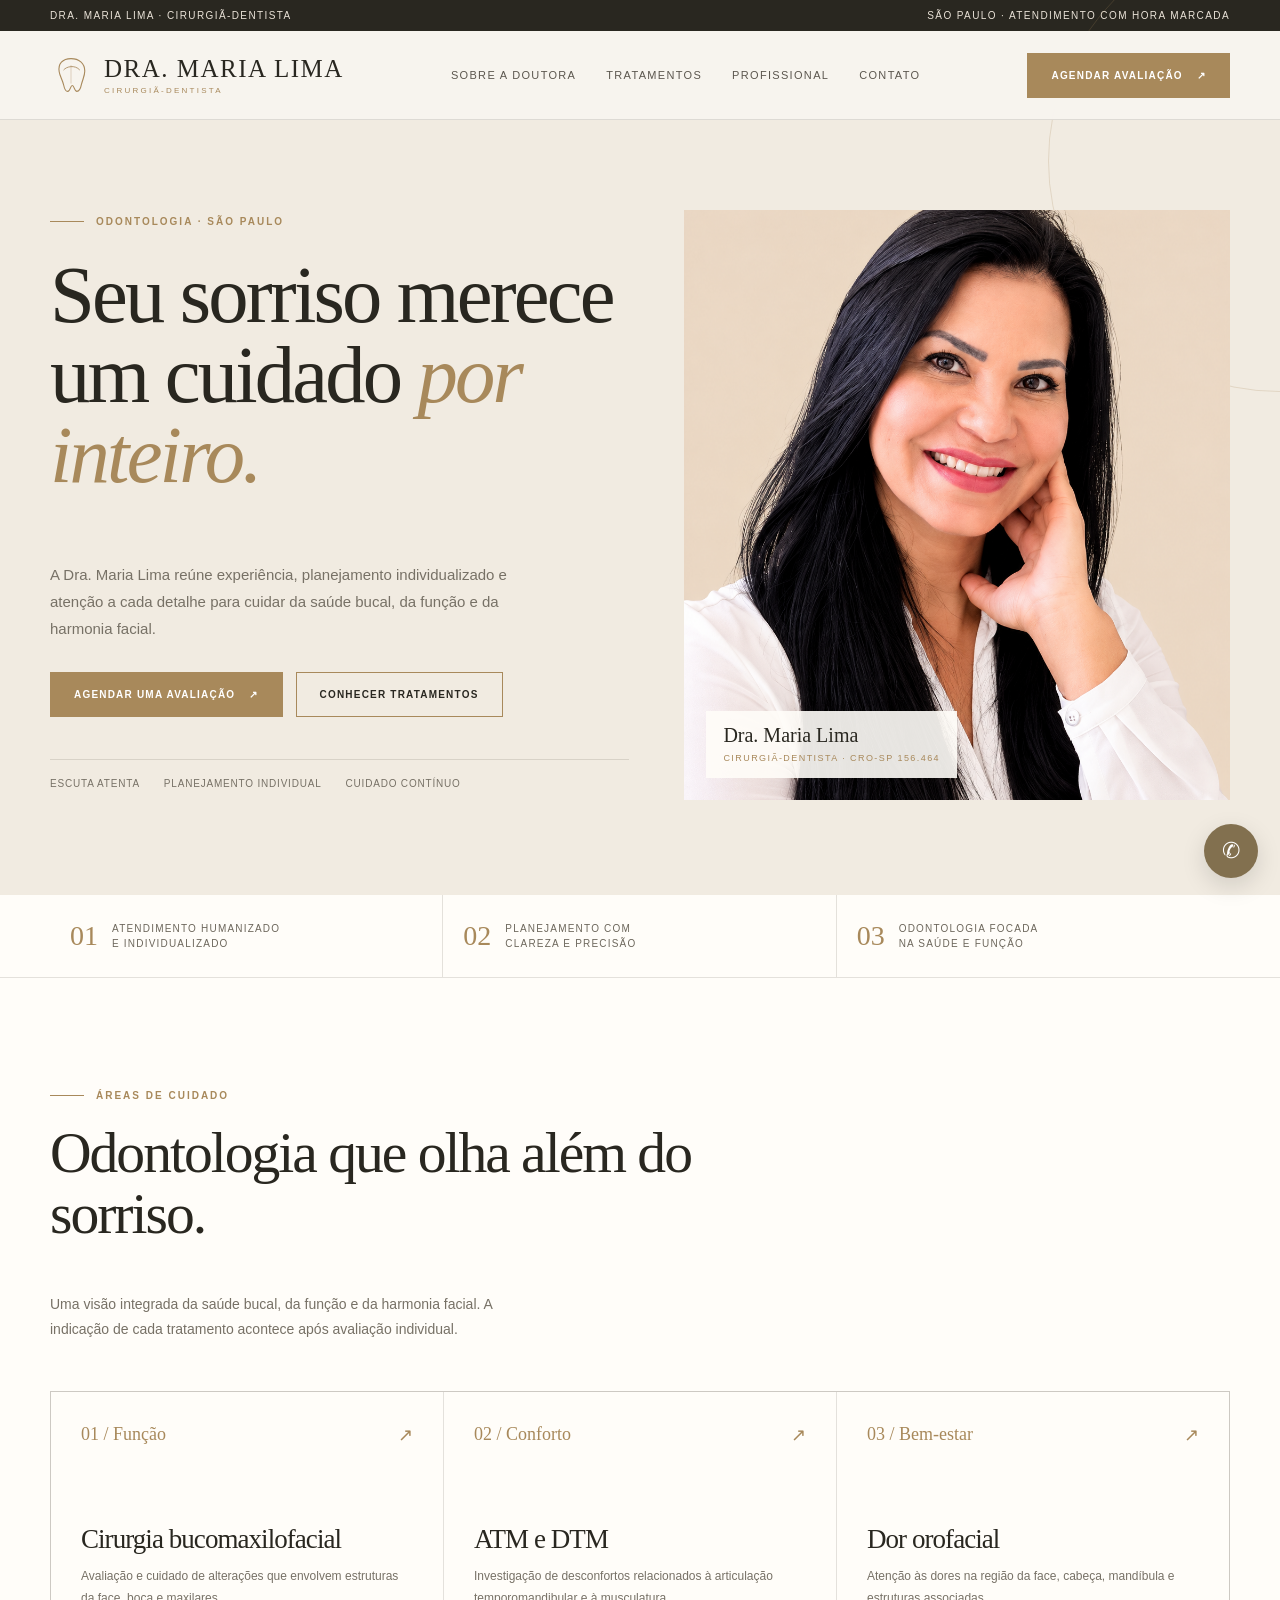
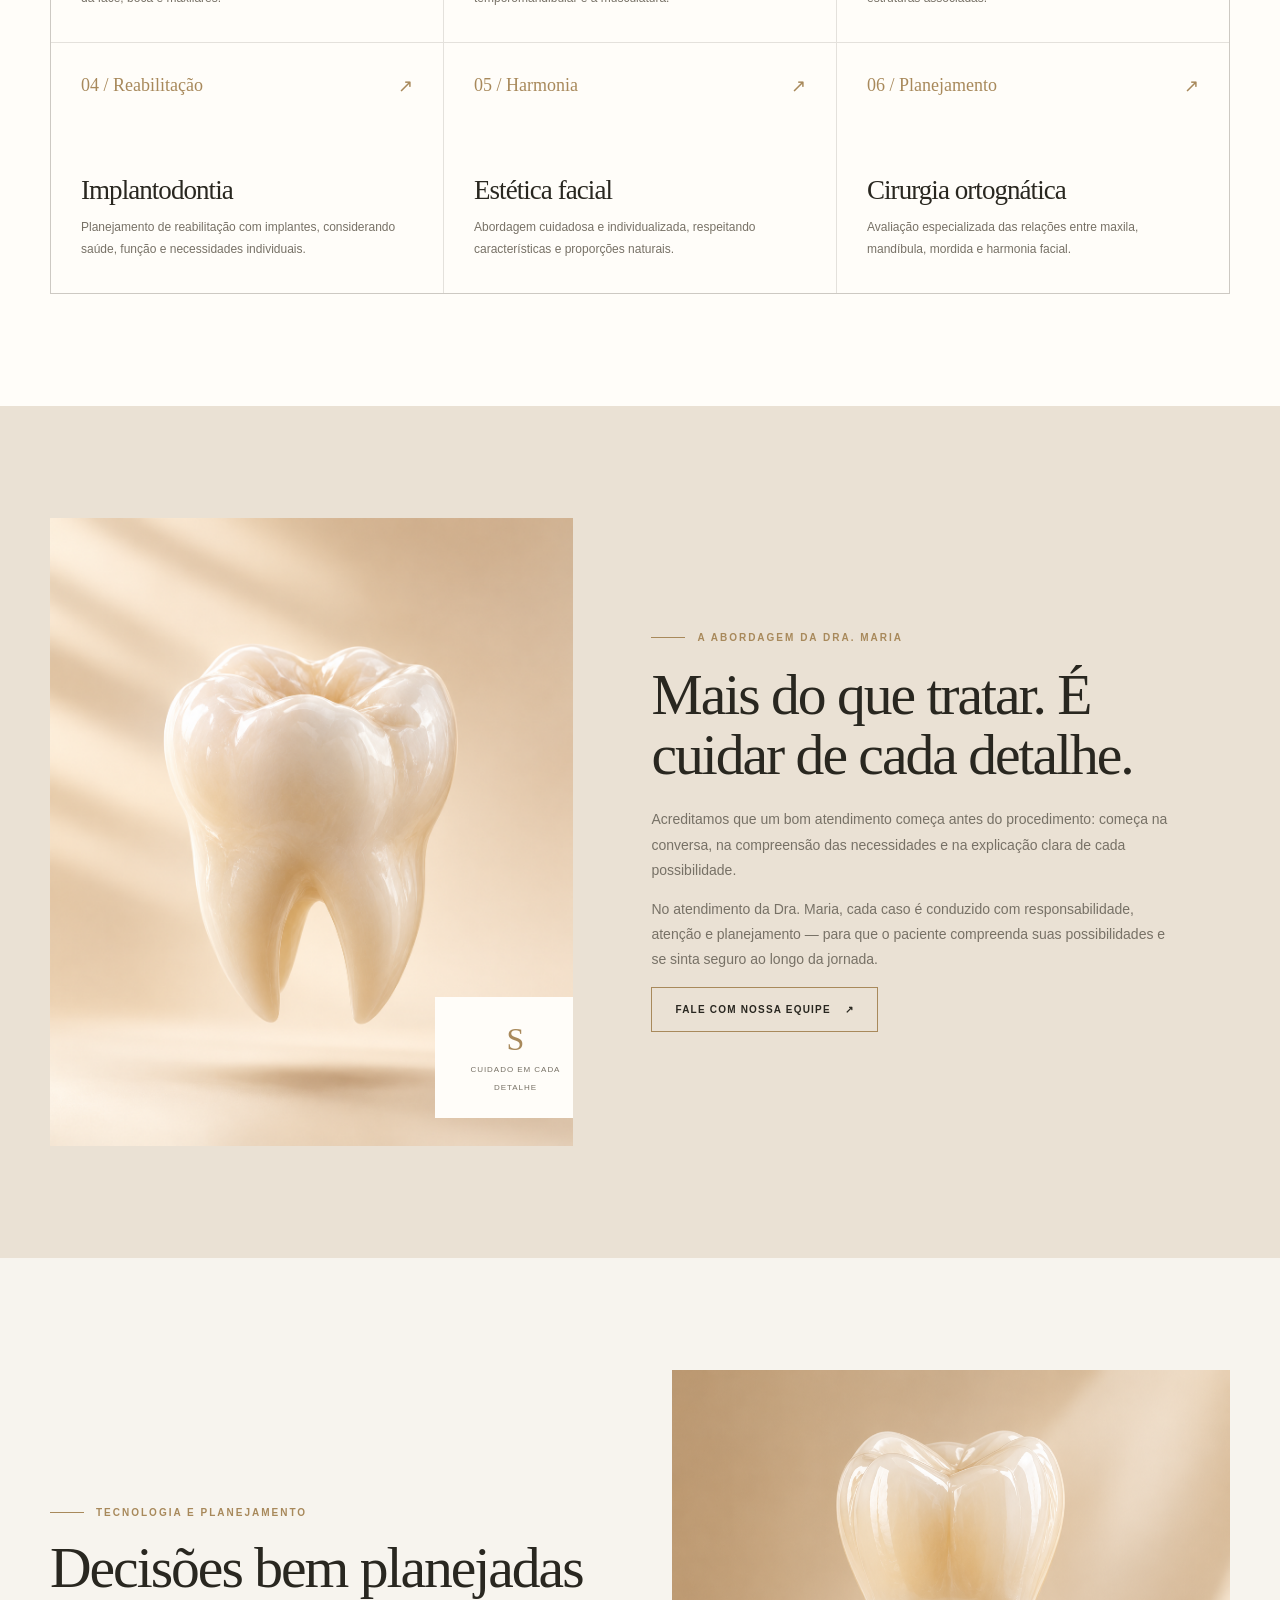
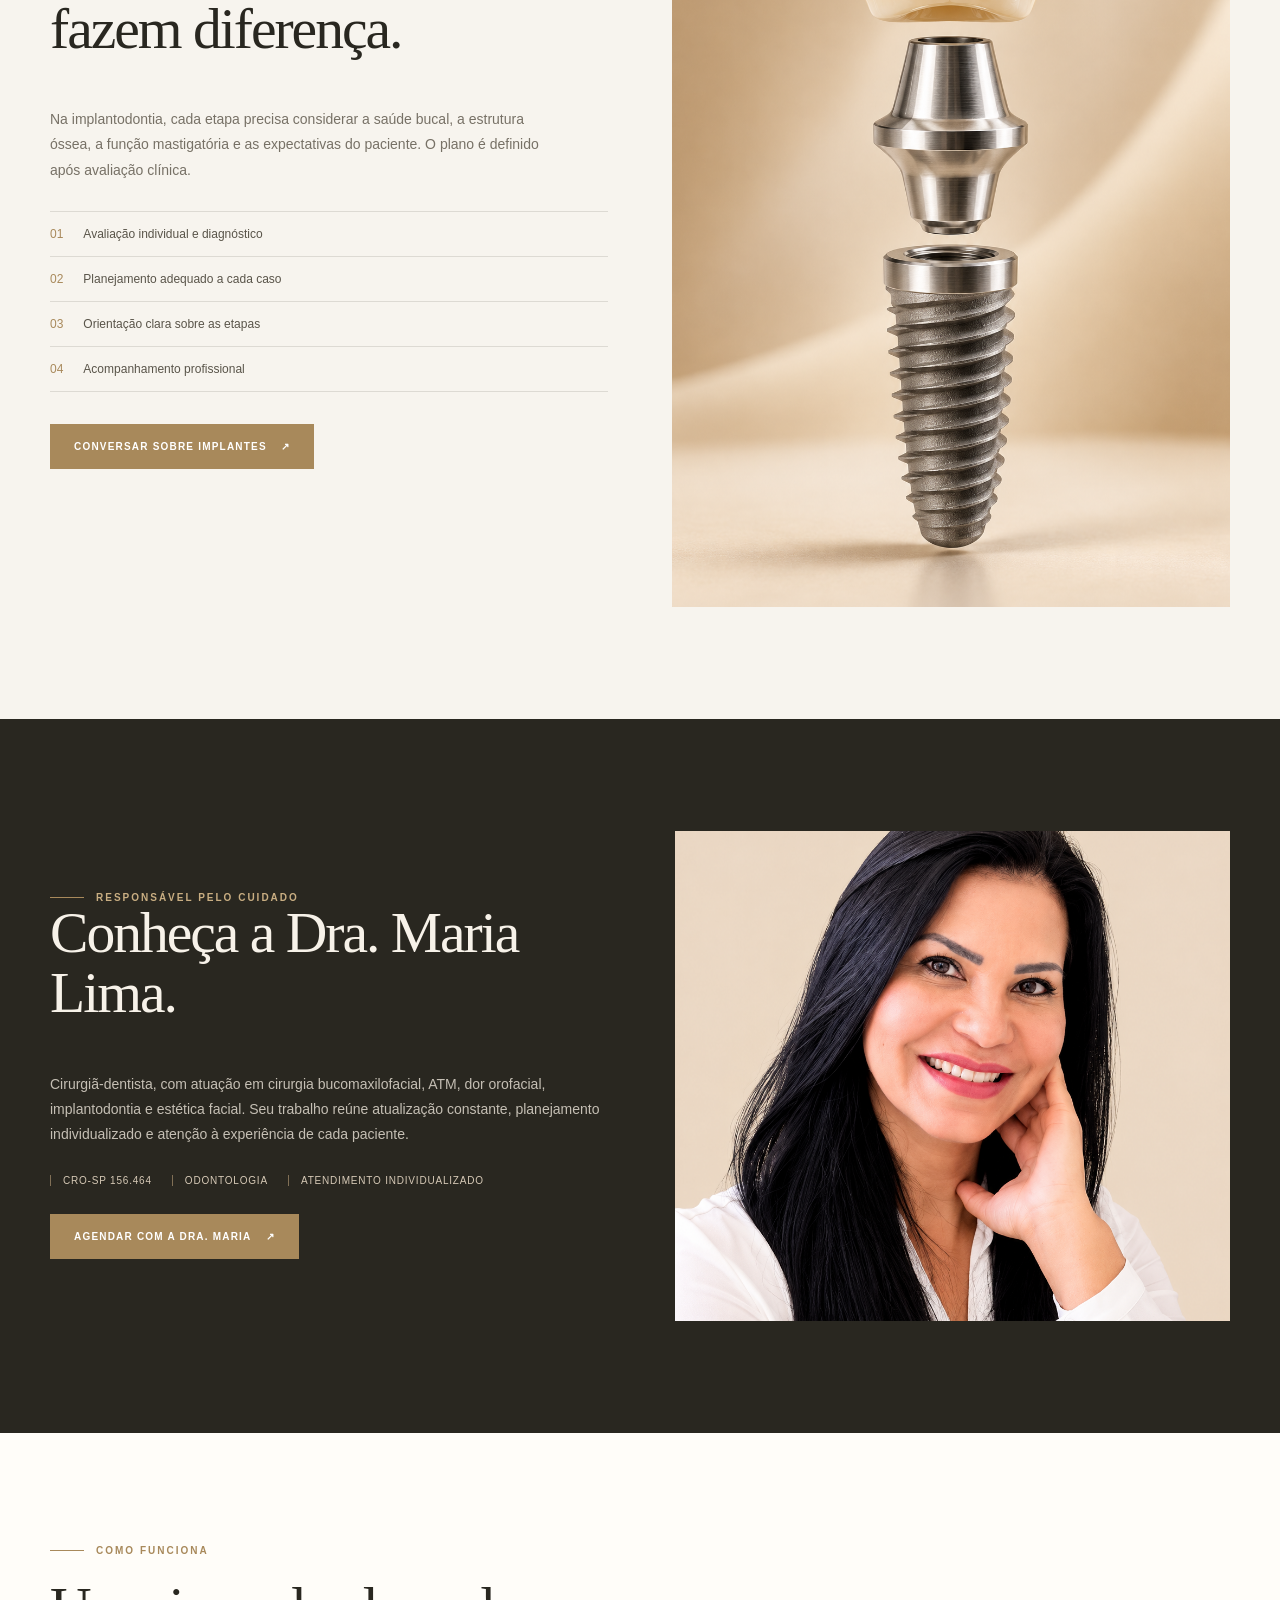
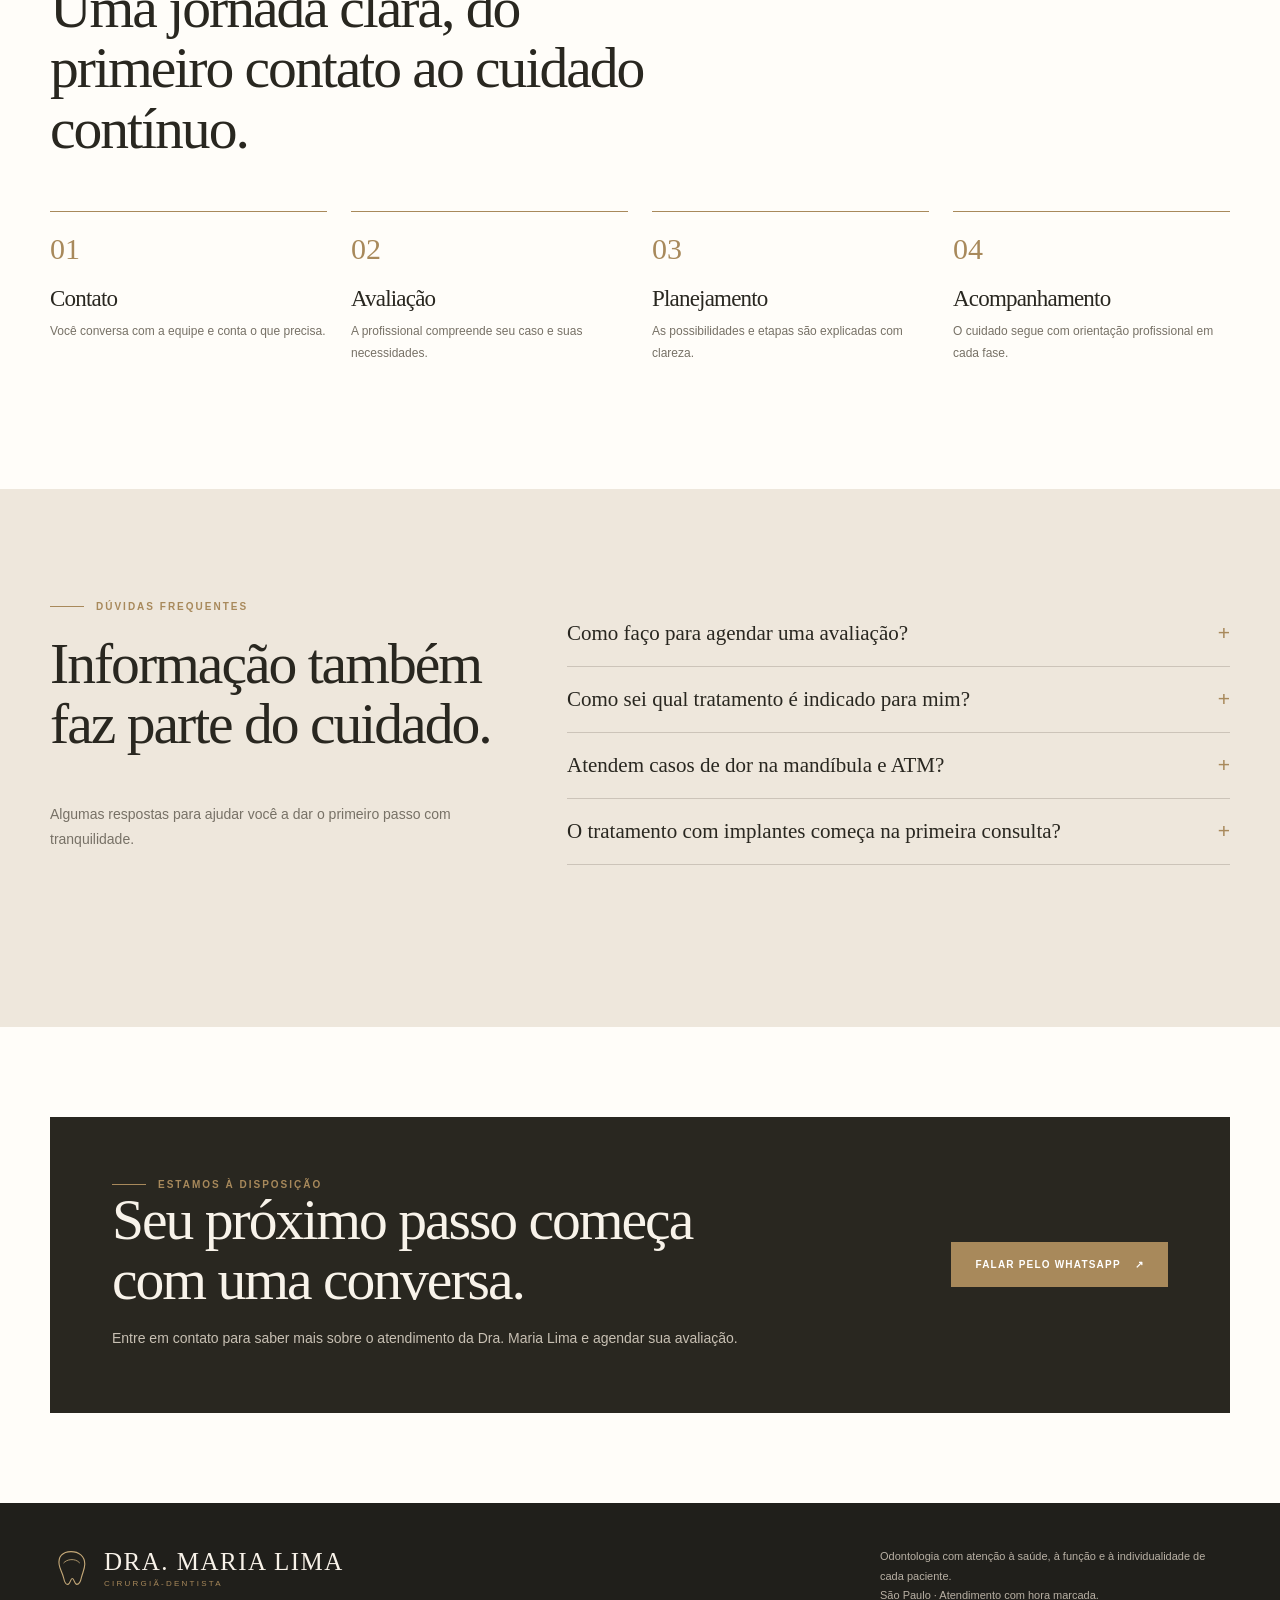
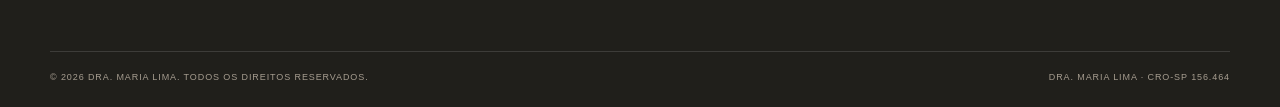
<file: dra.maria/index.html>
<!DOCTYPE html>

<html lang="pt-BR">
<head>
<meta charset="UTF-8"/>
<meta content="width=device-width, initial-scale=1.0" name="viewport"/>
<meta content="#f7f3ec" name="theme-color"/>
<title>Dra. Maria Lima | Cirurgiã-Dentista</title>
<style>
:root {
  --site-primary: #a8895b;
  --site-secondary: #e8dfd1;
  --site-background: #f7f4ee;
  --site-on-primary: #ffffff;
  --site-on-secondary: #40382d;
  --site-on-background: #27251f;
  --site-font-body: "Avenir Next", Avenir, "Segoe UI", sans-serif;
  --site-font-heading: "Iowan Old Style", "Baskerville", "Times New Roman", serif;
  --site-heading-scale: 1;
  --site-spacing-scale: 1;
  --site-radius-scale: 1;
  --site-decoration-opacity: 1;
  --ink: #292720;
  --muted: #777166;
  --line: rgba(65, 57, 45, .14);
  --paper: #fffdf9;
  --sand: #eee7dc;
  --gold: #a8895b;
  --dark: #292720;
}
* { box-sizing: border-box; }
html { scroll-behavior: smooth; }
body { margin: 0; font-family: var(--site-font-body); color: light-dark(var(--ink), #f3eee5); background: light-dark(var(--site-background), #1d1b18); }
#site-root { width: 100%; min-height: 100vh; background-color: light-dark(var(--site-background), #1d1b18); color: light-dark(var(--ink), #f3eee5); border-radius: 0; overflow: hidden; }
a { color: inherit; text-decoration: none; }
button { font: inherit; }
.container { width: min(1180px, calc(100% - 56px)); margin: 0 auto; }
.eyebrow { display: flex; align-items: center; gap: 12px; color: var(--gold); text-transform: uppercase; letter-spacing: .2em; font-size: 10px; font-weight: 700; }
.eyebrow:before { content: ""; width: 34px; height: 1px; background: var(--gold); }
h1,h2,h3,p { margin-top: 0; }
h1,h2,h3 { font-family: var(--site-font-heading); font-weight: 400; letter-spacing: -.035em; }
h1 { font-size: clamp(48px, 6.3vw, 82px); line-height: .99; }
h2 { font-size: clamp(38px, 4.5vw, 58px); line-height: 1.05; }
h3 { font-size: 27px; line-height: 1.1; }
p { color: var(--muted); line-height: 1.8; font-size: 14px; }
.btn { display: inline-flex; align-items: center; justify-content: center; gap: 14px; padding: 16px 23px; border: 1px solid var(--gold); background: var(--gold); color: #fff; text-transform: uppercase; letter-spacing: .12em; font-size: 10px; font-weight: 700; transition: .25s ease; cursor: pointer; }
.btn:hover { background: #806743; border-color: #806743; transform: translateY(-2px); }
.btn-outline { background: transparent; color: var(--ink); }
.btn-outline:hover { color: white; }
.topline { background: #292720; color: #e9e2d7; font-size: 10px; letter-spacing: .14em; text-transform: uppercase; padding: 10px 0; }
.topline .container { display:flex; justify-content:space-between; gap:20px; }
.header { position: sticky; top: 0; z-index: 20; background: rgba(247,244,238,.94); backdrop-filter: blur(14px); border-bottom: 1px solid var(--line); }
.nav { height: 88px; display:flex; align-items:center; justify-content:space-between; }
.brand { display:flex; align-items:center; gap:12px; }
.brand svg { width:42px; height:42px; }
.brand-name { display:flex; flex-direction:column; gap:3px; }
.brand-name strong { font-family: var(--site-font-heading); font-size:25px; letter-spacing:.06em; font-weight:500; }
.brand-name small { color:var(--gold); text-transform:uppercase; font-size:8px; letter-spacing:.28em; }
.nav-links { display:flex; align-items:center; gap:30px; font-size:11px; text-transform:uppercase; letter-spacing:.12em; color:#5c574e; }
.nav-links a:hover { color:var(--gold); }
.menu-toggle { display:none; border:0; background:none; font-size:25px; color:var(--ink); }
.hero { position:relative; padding:70px 0 76px; background: #f1ebe1; }
.hero:after { content:""; position:absolute; width:460px; height:460px; border:1px solid rgba(168,137,91,.22); border-radius:50%; right:-230px; top:-190px; pointer-events:none; opacity:var(--site-decoration-opacity); }
.hero-grid { display:grid; grid-template-columns: 1.03fr .97fr; gap:55px; align-items:center; position:relative; z-index:1; }
.hero-copy { padding:26px 0 30px; }
.hero-copy .eyebrow { margin-bottom:28px; }
.hero h1 em { color:var(--gold); font-style:italic; }
.hero-lead { max-width:460px; font-size:15px; margin:26px 0 30px; }
.hero-actions { display:flex; align-items:center; flex-wrap:wrap; gap:13px; }
.hero-note { margin-top:42px; padding-top:18px; border-top:1px solid var(--line); display:flex; gap:24px; color:#777166; font-size:10px; letter-spacing:.08em; text-transform:uppercase; }
.hero-photo { position:relative; height:590px; max-height:72vh; min-height:450px; background:#d9c8b0; overflow:hidden; }
.hero-photo img { width:100%; height:100%; object-fit:cover; object-position:50% 18%; display:block; }
.photo-caption { position:absolute; left:22px; bottom:22px; padding:13px 17px; background:rgba(255,253,249,.9); color:var(--ink); }
.photo-caption strong { display:block; font-family:var(--site-font-heading); font-size:20px; font-weight:400; }
.photo-caption small { color:var(--gold); font-size:9px; text-transform:uppercase; letter-spacing:.16em; }
.trust { background:#fffdf9; border-bottom:1px solid var(--line); }
.trust-row { display:grid; grid-template-columns:repeat(3,1fr); }
.trust-item { padding:25px 20px; display:flex; gap:14px; align-items:center; border-right:1px solid var(--line); }
.trust-item:last-child { border:0; }
.trust-number { font-family:var(--site-font-heading); font-size:28px; color:var(--gold); }
.trust-item span:last-child { font-size:10px; text-transform:uppercase; letter-spacing:.12em; color:#6d675c; line-height:1.5; }
.section { padding:112px 0; }
.section-head { max-width:650px; margin-bottom:48px; }
.section-head .eyebrow { margin-bottom:22px; }
.section-head p { max-width:500px; }
.services { background:#fffdf9; }
.service-grid { display:grid; grid-template-columns:repeat(3,1fr); gap:1px; background:var(--line); border:1px solid var(--line); }
.service-card { background:#fffdf9; min-height:250px; padding:32px 30px; display:flex; flex-direction:column; justify-content:space-between; transition:.25s ease; }
.service-card:hover { background:#f4eee4; }
.service-top { display:flex; justify-content:space-between; align-items:center; color:var(--gold); font-family:var(--site-font-heading); font-size:18px; }
.service-card h3 { margin:32px 0 12px; font-size:27px; }
.service-card p { font-size:12px; margin:0; }
.service-arrow { font-size:18px; color:var(--gold); }
.about { background:#eae1d4; }
.about-grid { display:grid; grid-template-columns:.95fr 1.05fr; align-items:center; gap:78px; }
.about-visual { position:relative; min-height:520px; background:#d8c7ae; overflow:hidden; }
.about-visual img { width:100%; height:100%; min-height:520px; object-fit:cover; object-position:50% 18%; display:block; }
.about-stamp { position:absolute; right:-22px; bottom:28px; background:#fffdf9; padding:24px; width:160px; text-align:center; }
.about-stamp span { display:block; font-family:var(--site-font-heading); font-size:32px; color:var(--gold); }
.about-stamp small { color:var(--muted); text-transform:uppercase; letter-spacing:.12em; font-size:8px; }
.about-copy .eyebrow { margin-bottom:22px; }
.about-copy h2 { margin-bottom:22px; }
.about-copy p { max-width:520px; }
.signature { margin-top:28px; color:var(--gold); font-family:var(--site-font-heading); font-style:italic; font-size:25px; }
.clinic { background:#f7f4ee; }
.clinic-grid { display:grid; grid-template-columns:1fr 1fr; gap:64px; align-items:center; }
.clinic-image { position:relative; min-height:490px; overflow:hidden; background:#e9dfd1; }
.clinic-image img { width:100%; height:100%; min-height:490px; object-fit:cover; display:block; }
.clinic-copy .eyebrow { margin-bottom:20px; }
.clinic-copy p { max-width:490px; }
.feature-list { list-style:none; padding:0; margin:28px 0 32px; border-top:1px solid var(--line); }
.feature-list li { padding:15px 0; border-bottom:1px solid var(--line); display:flex; gap:20px; font-size:12px; color:#595449; }
.feature-list b { color:var(--gold); font-weight:500; }
.doctor { background:#292720; color:#f7f2e9; }
.doctor-grid { display:grid; grid-template-columns:1fr 1fr; gap:70px; align-items:center; }
.doctor .eyebrow { color:#c9ae82; }
.doctor h2 { color:#f7f2e9; }
.doctor p { color:#c5bfb4; }
.doctor-meta { display:flex; gap:20px; margin:28px 0; flex-wrap:wrap; }
.doctor-meta span { border-left:1px solid #806f55; padding-left:12px; font-size:10px; color:#d6c9b6; letter-spacing:.08em; text-transform:uppercase; }
.doctor-image { height:490px; overflow:hidden; background:#d9c8b0; }
.doctor-image img { width:100%; height:100%; object-fit:cover; object-position:50% 18%; display:block; }
.steps { background:#fffdf9; }
.steps-grid { display:grid; grid-template-columns:repeat(4,1fr); gap:24px; margin-top:52px; }
.step { border-top:1px solid var(--gold); padding-top:20px; }
.step b { color:var(--gold); font-family:var(--site-font-heading); font-size:30px; font-weight:400; }
.step h3 { font-size:23px; margin:20px 0 10px; }
.step p { font-size:12px; }
.faq { background:#eee7dc; }
.faq-grid { display:grid; grid-template-columns:.8fr 1.2fr; gap:75px; }
.faq-list details { border-bottom:1px solid rgba(65,57,45,.2); padding:20px 0; }
.faq-list summary { cursor:pointer; list-style:none; font-family:var(--site-font-heading); font-size:21px; display:flex; justify-content:space-between; gap:18px; }
.faq-list summary::-webkit-details-marker { display:none; }
.faq-list summary:after { content:"+"; color:var(--gold); font-family:var(--site-font-body); }
.faq-list details[open] summary:after { content:"−"; }
.faq-list details p { max-width:600px; margin:15px 0 0; font-size:12px; }
.contact { background:#fffdf9; padding:90px 0; }
.contact-panel { background:#292720; color:#f8f3ea; padding:62px; display:grid; grid-template-columns:1fr auto; gap:30px; align-items:center; }
.contact-panel h2 { margin:0 0 15px; max-width:630px; }
.contact-panel p { color:#c8c0b3; margin:0; }
.contact-panel .btn { white-space:nowrap; }
.footer { background:#201f1b; color:#e8e1d6; padding:44px 0 25px; }
.footer-top { display:flex; justify-content:space-between; gap:30px; align-items:flex-start; padding-bottom:34px; border-bottom:1px solid rgba(255,255,255,.13); }
.footer .brand-name strong { color:#f8f2e9; }
.footer p { color:#b8b0a4; font-size:11px; max-width:350px; }
.footer-bottom { display:flex; justify-content:space-between; gap:20px; padding-top:20px; color:#a69d90; font-size:9px; letter-spacing:.1em; text-transform:uppercase; }
.whatsapp-float { position:fixed; right:22px; bottom:22px; z-index:25; background:#82704f; color:white; width:54px; height:54px; border-radius:50%; display:grid; place-items:center; box-shadow:0 8px 25px #0002; font-size:22px; }
@media (max-width:900px) {
 .hero-grid,.about-grid,.clinic-grid,.doctor-grid,.faq-grid { grid-template-columns:1fr; gap:38px; }
 .hero { padding:44px 0 54px; }
 .hero-photo { height:520px; max-height:none; }
 .about-visual { min-height:440px; }
 .about-visual img { min-height:440px; }
 .doctor-image { height:440px; }
 .steps-grid { grid-template-columns:repeat(2,1fr); }
 .contact-panel { grid-template-columns:1fr; padding:42px; }
}
@media (max-width:650px) {
 .container { width:calc(100% - 36px); }
 .topline .container { justify-content:center; text-align:center; }
 .topline .container span:last-child { display:none; }
 .nav { height:72px; }
 .brand-name strong { font-size:22px; }
 .nav-links { display:none; position:absolute; top:72px; left:0; right:0; padding:25px 24px; background:#f7f4ee; flex-direction:column; align-items:flex-start; border-bottom:1px solid var(--line); gap:22px; }
 .nav-links.open { display:flex; }
 .menu-toggle { display:block; }
 .hero-grid { gap:30px; }
 .hero h1 { font-size:50px; }
 .hero-photo { height:440px; min-height:0; }
 .hero-note { gap:14px; flex-wrap:wrap; font-size:9px; }
 .trust-row { grid-template-columns:1fr; }
 .trust-item { border-right:0; border-bottom:1px solid var(--line); padding:18px 8px; }
 .section { padding:76px 0; }
 .service-grid { grid-template-columns:1fr; }
 .service-card { min-height:205px; }
 .about-visual,.about-visual img { min-height:390px; }
 .about-stamp { right:12px; bottom:12px; }
 .clinic-image,.clinic-image img { min-height:350px; }
 .doctor-image { height:390px; }
 .steps-grid { grid-template-columns:1fr 1fr; gap:24px 16px; }
 .step h3 { font-size:20px; }
 .faq-grid { gap:20px; }
 .faq-list summary { font-size:18px; }
 .contact { padding:55px 0; }
 .contact-panel { padding:32px 24px; }
 .footer-top,.footer-bottom { flex-direction:column; }
}
</style>
</head>
<body>
<div id="site-root">
<div class="topline"><div class="container"><span>Dra. Maria Lima · Cirurgiã-dentista</span><span>São Paulo · Atendimento com hora marcada</span></div></div>
<header class="header">
<div class="container nav">
<a aria-label="Dra. Maria Lima início" class="brand" href="#inicio">
<svg aria-hidden="true" fill="none" viewbox="0 0 64 64"><path d="M32 7C19 7 12 15 14 27c1 7 5 12 7 21 1 5 3 9 6 9 4 0 4-9 7-9s3 9 7 9c4 0 6-6 7-11 2-8 5-13 5-20C53 14 44 7 32 7Z" stroke="#a8895b" stroke-width="1.7"></path><path d="M21 24c4-5 17-8 24 0" stroke="#a8895b" stroke-linecap="round" stroke-width="1.3"></path><path d="M32 17v28" opacity=".55" stroke="#a8895b" stroke-width="1"></path></svg>
<span class="brand-name"><strong>DRA. MARIA LIMA</strong><small>Cirurgiã-dentista</small></span>
</a>
<nav class="nav-links" id="navLinks">
<a href="#clinica">Sobre a doutora</a><a href="#tratamentos">Tratamentos</a><a href="#doutora">Profissional</a><a href="#contato">Contato</a>
</nav>
<a class="btn" href="https://wa.me/5511915516009?text=Ol%C3%A1%2C%20gostaria%20de%20agendar%20uma%20avalia%C3%A7%C3%A3o%20na%20Dra.%20Maria%20Lima." rel="noopener" target="_blank">Agendar avaliação <span>↗</span></a>
<button aria-label="Abrir menu" class="menu-toggle" id="menuToggle">☰</button>
</div>
</header>
<main>
<section class="hero" id="inicio">
<div class="container hero-grid">
<div class="hero-copy">
<div class="eyebrow">Odontologia · São Paulo</div>
<h1>Seu sorriso merece um cuidado <em>por inteiro.</em></h1>
<p class="hero-lead">A Dra. Maria Lima reúne experiência, planejamento individualizado e atenção a cada detalhe para cuidar da saúde bucal, da função e da harmonia facial.</p>
<div class="hero-actions">
<a class="btn" href="https://wa.me/5511915516009?text=Ol%C3%A1%2C%20gostaria%20de%20agendar%20uma%20avalia%C3%A7%C3%A3o." rel="noopener" target="_blank">Agendar uma avaliação <span>↗</span></a>
<a class="btn btn-outline" href="#tratamentos">Conhecer tratamentos</a>
</div>
<div class="hero-note"><span>Escuta atenta</span><span>Planejamento individual</span><span>Cuidado contínuo</span></div>
</div>
<div class="hero-photo">
<img alt="Retrato da Dra. Maria Lima em fundo bege" src="assets/dra-maria-lima-bege.png"/>
<div class="photo-caption"><strong>Dra. Maria Lima</strong><small>Cirurgiã-dentista · CRO-SP 156.464</small></div>
</div>
</div>
</section>
<section class="trust">
<div class="container trust-row">
<div class="trust-item"><span class="trust-number">01</span><span>Atendimento humanizado<br/>e individualizado</span></div>
<div class="trust-item"><span class="trust-number">02</span><span>Planejamento com<br/>clareza e precisão</span></div>
<div class="trust-item"><span class="trust-number">03</span><span>Odontologia focada<br/>na saúde e função</span></div>
</div>
</section>
<section class="section services" id="tratamentos">
<div class="container">
<div class="section-head">
<div class="eyebrow">Áreas de cuidado</div>
<h2>Odontologia que olha além do sorriso.</h2>
<p>Uma visão integrada da saúde bucal, da função e da harmonia facial. A indicação de cada tratamento acontece após avaliação individual.</p>
</div>
<div class="service-grid">
<article class="service-card"><div class="service-top"><span>01 / Função</span><span class="service-arrow">↗</span></div><div><h3>Cirurgia bucomaxilofacial</h3><p>Avaliação e cuidado de alterações que envolvem estruturas da face, boca e maxilares.</p></div></article>
<article class="service-card"><div class="service-top"><span>02 / Conforto</span><span class="service-arrow">↗</span></div><div><h3>ATM e DTM</h3><p>Investigação de desconfortos relacionados à articulação temporomandibular e à musculatura.</p></div></article>
<article class="service-card"><div class="service-top"><span>03 / Bem-estar</span><span class="service-arrow">↗</span></div><div><h3>Dor orofacial</h3><p>Atenção às dores na região da face, cabeça, mandíbula e estruturas associadas.</p></div></article>
<article class="service-card"><div class="service-top"><span>04 / Reabilitação</span><span class="service-arrow">↗</span></div><div><h3>Implantodontia</h3><p>Planejamento de reabilitação com implantes, considerando saúde, função e necessidades individuais.</p></div></article>
<article class="service-card"><div class="service-top"><span>05 / Harmonia</span><span class="service-arrow">↗</span></div><div><h3>Estética facial</h3><p>Abordagem cuidadosa e individualizada, respeitando características e proporções naturais.</p></div></article>
<article class="service-card"><div class="service-top"><span>06 / Planejamento</span><span class="service-arrow">↗</span></div><div><h3>Cirurgia ortognática</h3><p>Avaliação especializada das relações entre maxila, mandíbula, mordida e harmonia facial.</p></div></article>
</div>
</div>
</section>
<section class="section about" id="clinica">
<div class="container about-grid">
<div class="about-visual">
<img alt="Imagem odontológica de dente" src="assets/dente-estetico.png"/>
<div class="about-stamp"><span>S</span><small>Cuidado em cada detalhe</small></div>
</div>
<div class="about-copy">
<div class="eyebrow">A abordagem da Dra. Maria</div>
<h2>Mais do que tratar. É cuidar de cada detalhe.</h2>
<p>Acreditamos que um bom atendimento começa antes do procedimento: começa na conversa, na compreensão das necessidades e na explicação clara de cada possibilidade.</p>
<p>No atendimento da Dra. Maria, cada caso é conduzido com responsabilidade, atenção e planejamento — para que o paciente compreenda suas possibilidades e se sinta seguro ao longo da jornada.</p>
<a class="btn btn-outline" href="#contato">Fale com nossa equipe <span>↗</span></a>
</div>
</div>
</section>
<section class="section clinic">
<div class="container clinic-grid">
<div class="clinic-copy">
<div class="eyebrow">Tecnologia e planejamento</div>
<h2>Decisões bem planejadas fazem diferença.</h2>
<p>Na implantodontia, cada etapa precisa considerar a saúde bucal, a estrutura óssea, a função mastigatória e as expectativas do paciente. O plano é definido após avaliação clínica.</p>
<ul class="feature-list">
<li><b>01</b> Avaliação individual e diagnóstico</li>
<li><b>02</b> Planejamento adequado a cada caso</li>
<li><b>03</b> Orientação clara sobre as etapas</li>
<li><b>04</b> Acompanhamento profissional</li>
</ul>
<a class="btn" href="https://wa.me/5511915516009?text=Ol%C3%A1%2C%20quero%20saber%20mais%20sobre%20implantes%20dent%C3%A1rios." rel="noopener" target="_blank">Conversar sobre implantes <span>↗</span></a>
</div>
<div class="clinic-image"><img alt="Imagem ilustrativa de implante dentário" src="assets/implante-dentario.png"/></div>
</div>
</section>
<section class="section doctor" id="doutora">
<div class="container doctor-grid">
<div>
<div class="eyebrow">Responsável pelo cuidado</div>
<h2>Conheça a Dra. Maria Lima.</h2>
<p>Cirurgiã-dentista, com atuação em cirurgia bucomaxilofacial, ATM, dor orofacial, implantodontia e estética facial. Seu trabalho reúne atualização constante, planejamento individualizado e atenção à experiência de cada paciente.</p>
<div class="doctor-meta"><span>CRO-SP 156.464</span><span>Odontologia</span><span>Atendimento individualizado</span></div>
<a class="btn" href="https://wa.me/5511915516009?text=Ol%C3%A1%2C%20gostaria%20de%20agendar%20com%20a%20Dra.%20Maria%20Lima." rel="noopener" target="_blank">Agendar com a Dra. Maria <span>↗</span></a>
</div>
<div class="doctor-image"><img alt="Retrato da Dra. Maria Lima em fundo bege" src="assets/dra-maria-lima-bege.png"/></div>
</div>
</section>
<section class="section steps">
<div class="container">
<div class="section-head">
<div class="eyebrow">Como funciona</div>
<h2>Uma jornada clara, do primeiro contato ao cuidado contínuo.</h2>
</div>
<div class="steps-grid">
<div class="step"><b>01</b><h3>Contato</h3><p>Você conversa com a equipe e conta o que precisa.</p></div>
<div class="step"><b>02</b><h3>Avaliação</h3><p>A profissional compreende seu caso e suas necessidades.</p></div>
<div class="step"><b>03</b><h3>Planejamento</h3><p>As possibilidades e etapas são explicadas com clareza.</p></div>
<div class="step"><b>04</b><h3>Acompanhamento</h3><p>O cuidado segue com orientação profissional em cada fase.</p></div>
</div>
</div>
</section>
<section class="section faq">
<div class="container faq-grid">
<div class="section-head">
<div class="eyebrow">Dúvidas frequentes</div>
<h2>Informação também faz parte do cuidado.</h2>
<p>Algumas respostas para ajudar você a dar o primeiro passo com tranquilidade.</p>
</div>
<div class="faq-list">
<details><summary>Como faço para agendar uma avaliação?</summary><p>Você pode entrar em contato pelo WhatsApp. Nossa equipe orientará sobre os horários disponíveis e os próximos passos.</p></details>
<details><summary>Como sei qual tratamento é indicado para mim?</summary><p>A indicação depende de avaliação clínica individual. Durante a consulta, a profissional analisa suas necessidades e explica as possibilidades de tratamento.</p></details>
<details><summary>Atendem casos de dor na mandíbula e ATM?</summary><p>A Dra. Maria informa atuação em ATM, disfunção temporomandibular e dor orofacial. Entre em contato para orientar o agendamento adequado.</p></details>
<details><summary>O tratamento com implantes começa na primeira consulta?</summary><p>Não necessariamente. Primeiro é realizada uma avaliação para compreender as condições clínicas e definir se o tratamento é indicado e quais etapas serão necessárias.</p></details>
</div>
</div>
</section>
<section class="contact" id="contato">
<div class="container contact-panel">
<div><div class="eyebrow">Estamos à disposição</div><h2>Seu próximo passo começa com uma conversa.</h2><p>Entre em contato para saber mais sobre o atendimento da Dra. Maria Lima e agendar sua avaliação.</p></div>
<a class="btn" href="https://wa.me/5511915516009?text=Ol%C3%A1%2C%20gostaria%20de%20agendar%20uma%20avalia%C3%A7%C3%A3o%20na%20Dra.%20Maria%20Lima." rel="noopener" target="_blank">Falar pelo WhatsApp <span>↗</span></a>
</div>
</section>
</main>
<footer class="footer">
<div class="container">
<div class="footer-top">
<a class="brand" href="#inicio"><svg aria-hidden="true" fill="none" viewbox="0 0 64 64"><path d="M32 7C19 7 12 15 14 27c1 7 5 12 7 21 1 5 3 9 6 9 4 0 4-9 7-9s3 9 7 9c4 0 6-6 7-11 2-8 5-13 5-20C53 14 44 7 32 7Z" stroke="#c4a878" stroke-width="1.7"></path><path d="M21 24c4-5 17-8 24 0" stroke="#c4a878" stroke-linecap="round" stroke-width="1.3"></path></svg><span class="brand-name"><strong>DRA. MARIA LIMA</strong><small>Cirurgiã-dentista</small></span></a>
<p>Odontologia com atenção à saúde, à função e à individualidade de cada paciente.<br/>São Paulo · Atendimento com hora marcada.</p>
</div>
<div class="footer-bottom"><span>© 2026 Dra. Maria Lima. Todos os direitos reservados.</span><span>Dra. Maria Lima · CRO-SP 156.464</span></div>
</div>
</footer>
<a aria-label="WhatsApp" class="whatsapp-float" href="https://wa.me/5511915516009?text=Ol%C3%A1%2C%20gostaria%20de%20informa%C3%A7%C3%B5es." rel="noopener" target="_blank">✆</a>
</div>
<script>
const menuToggle = document.getElementById('menuToggle');
const navLinks = document.getElementById('navLinks');
menuToggle.addEventListener('click', () => {
  navLinks.classList.toggle('open');
  menuToggle.setAttribute('aria-expanded', navLinks.classList.contains('open') ? 'true' : 'false');
});
navLinks.querySelectorAll('a').forEach(link => link.addEventListener('click', () => navLinks.classList.remove('open')));
</script>
</body>
</html>
</file>
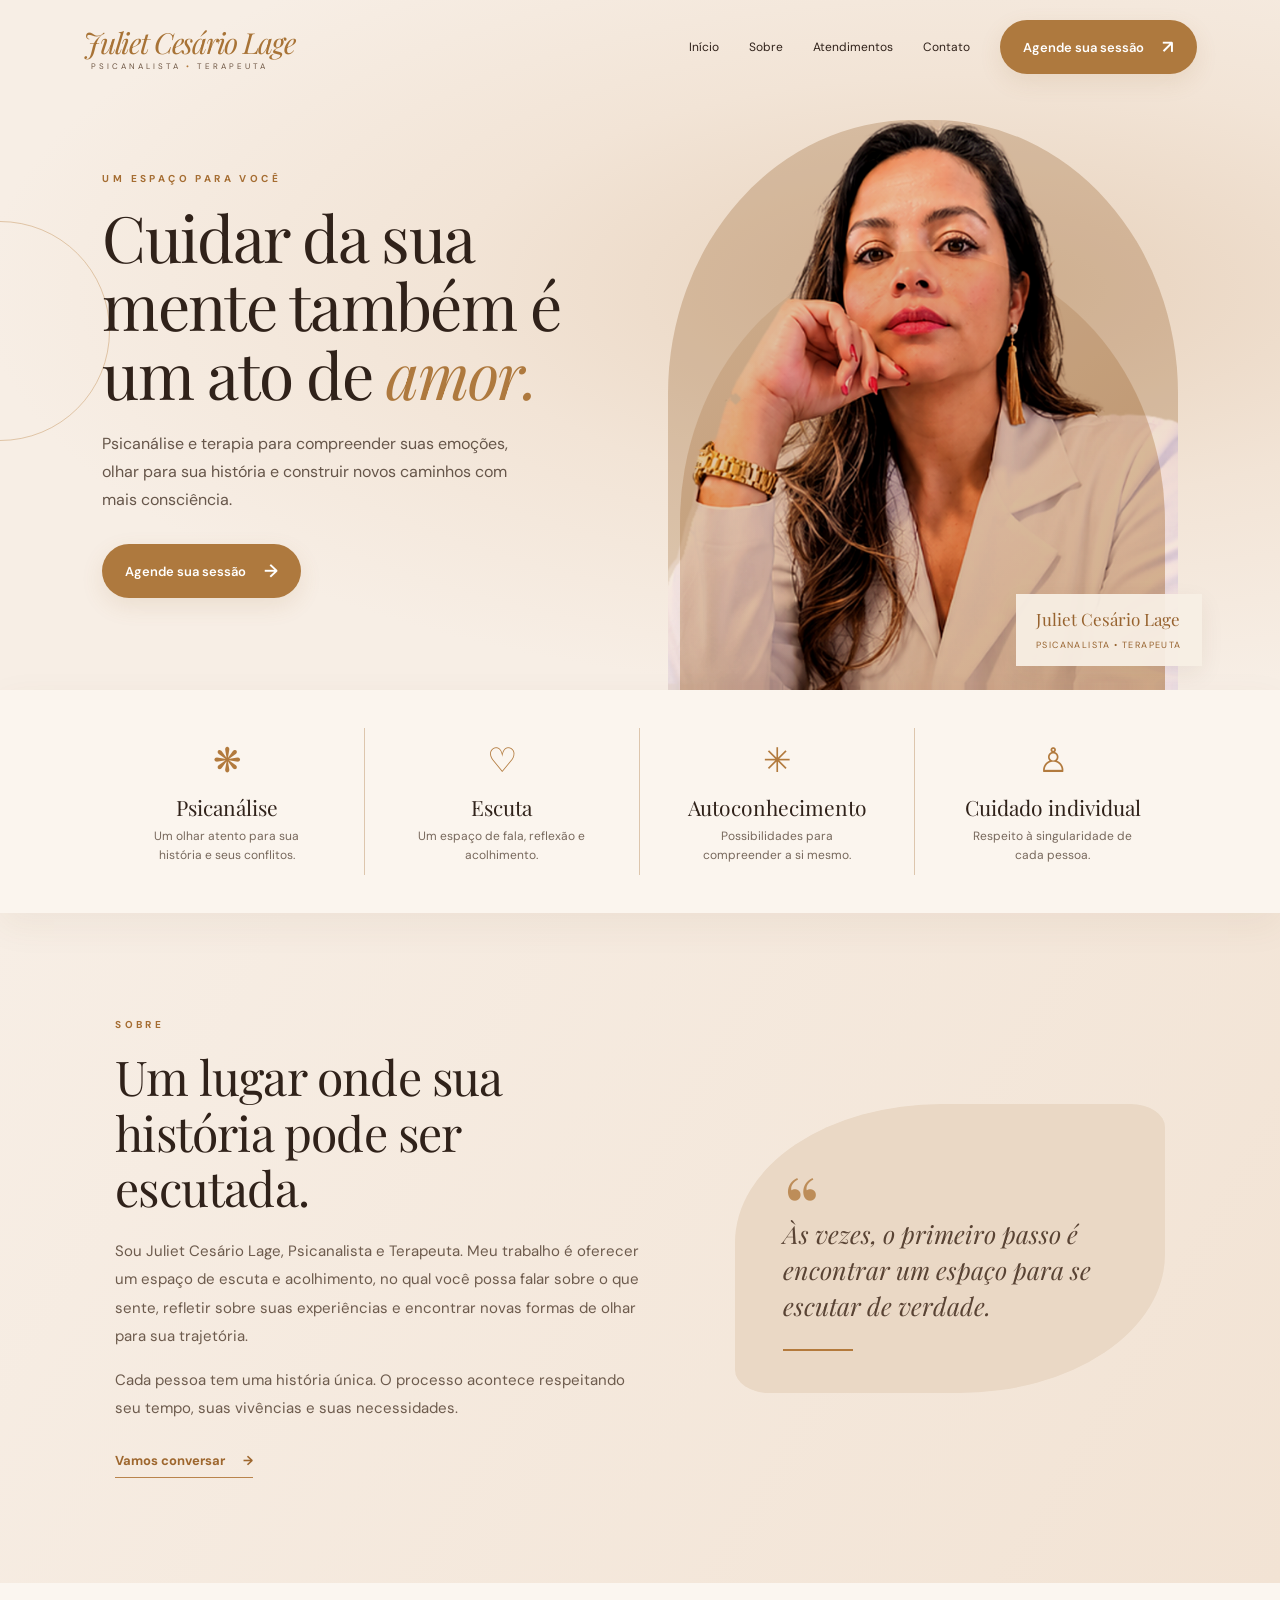
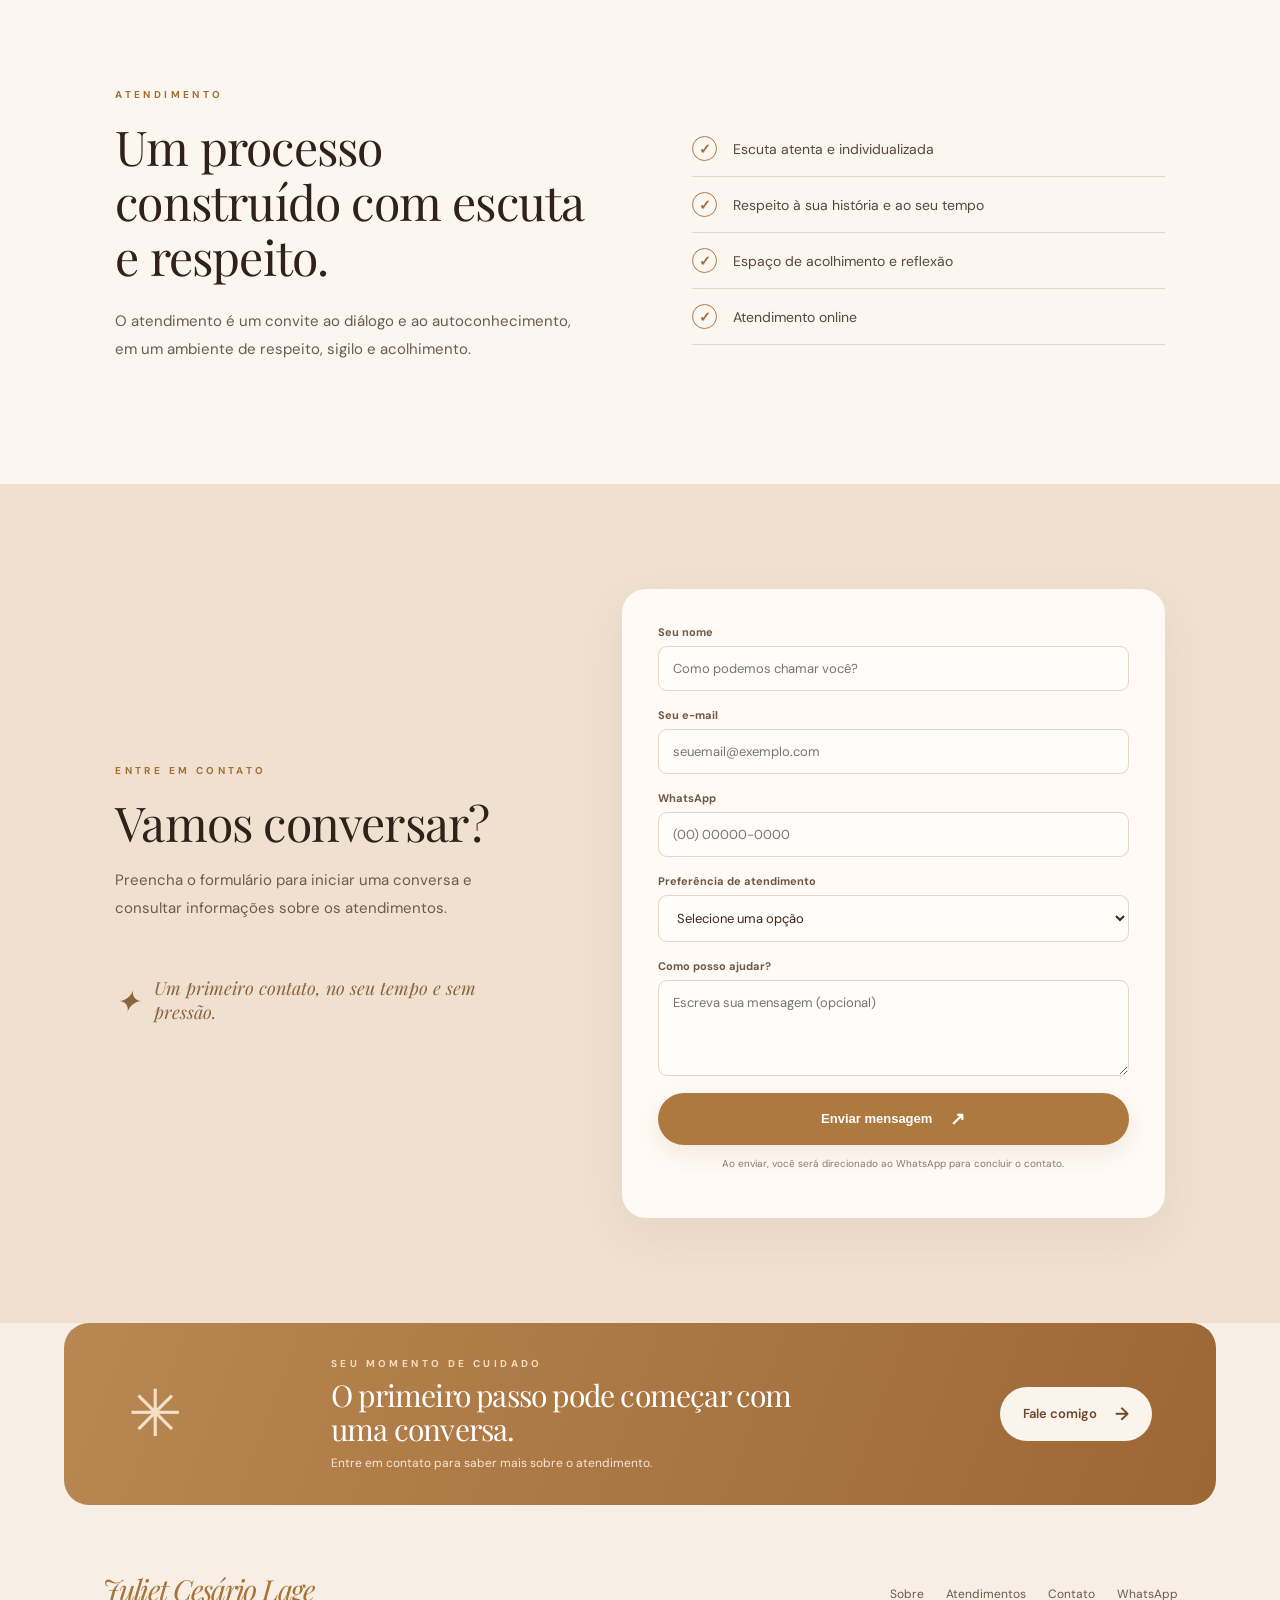
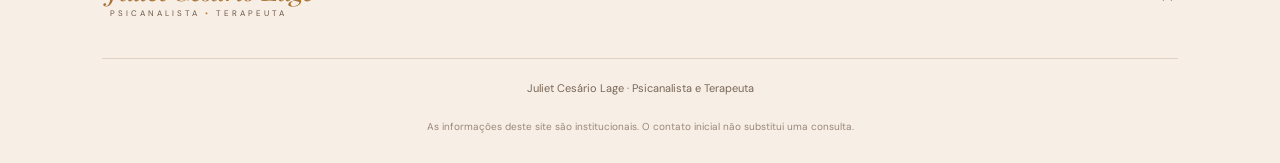
<file: Drajuliet/index.html>
<!DOCTYPE html>
<html lang="pt-BR">
<head>
  <meta charset="UTF-8">
  <meta name="viewport" content="width=device-width, initial-scale=1.0">
  <meta name="theme-color" content="#f5e9dc">
  <meta name="description" content="Psicanálise e terapia com Juliet Cesário Lage. Um espaço de escuta, acolhimento e cuidado.">
  <title>Juliet Cesário Lage | Psicanalista e Terapeuta</title>
  <link rel="preconnect" href="https://fonts.googleapis.com">
  <link rel="preconnect" href="https://fonts.gstatic.com" crossorigin>
  <link href="https://fonts.googleapis.com/css2?family=DM+Sans:wght@400;500;600;700&family=Playfair+Display:wght@400;500;600&display=swap" rel="stylesheet">
  <link rel="stylesheet" href="assets/style.css">
</head>
<body>
  <header class="header">
    <a class="brand" href="#inicio" aria-label="Juliet Cesário Lage - início">
      <span class="brand-script">Juliet Cesário Lage</span>
      <span class="brand-sub">PSICANALISTA <i>•</i> TERAPEUTA</span>
    </a>
    <button class="menu-toggle" aria-label="Abrir menu" aria-expanded="false">☰</button>
    <nav class="nav">
      <a href="#inicio">Início</a><a href="#sobre">Sobre</a><a href="#atendimento">Atendimentos</a><a href="#contato">Contato</a>
      <a class="nav-cta" href="#contato">Agende sua sessão <span>↗</span></a>
    </nav>
  </header>

  <main>
    <section class="hero" id="inicio">
      <div class="hero-copy">
        <p class="eyebrow">UM ESPAÇO PARA VOCÊ</p>
        <h1>Cuidar da sua mente também é um ato de <em>amor.</em></h1>
        <p class="hero-text">Psicanálise e terapia para compreender suas emoções, olhar para sua história e construir novos caminhos com mais consciência.</p>
        <a class="button button-gold" href="#contato">Agende sua sessão <span>→</span></a>
      </div>
      <div class="portrait-wrap">
        <div class="portrait-halo"></div>
        <img class="portrait" src="assets/juliet-retrato.jpg" alt="Juliet Cesário Lage">
        <span class="portrait-caption">Juliet Cesário Lage<br><small>Psicanalista • Terapeuta</small></span>
      </div>
      <div class="hero-line"></div>
    </section>

    <section class="pillars" aria-label="Princípios do atendimento">
      <article><span class="line-icon">❋</span><h3>Psicanálise</h3><p>Um olhar atento para sua história e seus conflitos.</p></article>
      <article><span class="line-icon">♡</span><h3>Escuta</h3><p>Um espaço de fala, reflexão e acolhimento.</p></article>
      <article><span class="line-icon">✳</span><h3>Autoconhecimento</h3><p>Possibilidades para compreender a si mesmo.</p></article>
      <article><span class="line-icon">♙</span><h3>Cuidado individual</h3><p>Respeito à singularidade de cada pessoa.</p></article>
    </section>

    <section class="about section" id="sobre">
      <div class="about-copy">
        <p class="eyebrow">SOBRE</p>
        <h2>Um lugar onde sua história pode ser escutada.</h2>
        <p>Sou Juliet Cesário Lage, Psicanalista e Terapeuta. Meu trabalho é oferecer um espaço de escuta e acolhimento, no qual você possa falar sobre o que sente, refletir sobre suas experiências e encontrar novas formas de olhar para sua trajetória.</p>
        <p>Cada pessoa tem uma história única. O processo acontece respeitando seu tempo, suas vivências e suas necessidades.</p>
        <a class="text-link" href="#contato">Vamos conversar <span>→</span></a>
      </div>
      <aside class="quote">
        <span>“</span>
        <p>Às vezes, o primeiro passo é encontrar um espaço para se escutar de verdade.</p>
        <i></i>
      </aside>
    </section>

    <section class="care section" id="atendimento">
      <div>
        <p class="eyebrow">ATENDIMENTO</p>
        <h2>Um processo construído com escuta e respeito.</h2>
        <p>O atendimento é um convite ao diálogo e ao autoconhecimento, em um ambiente de respeito, sigilo e acolhimento.</p>
      </div>
      <ul class="care-list">
        <li><b>✓</b> Escuta atenta e individualizada</li>
        <li><b>✓</b> Respeito à sua história e ao seu tempo</li>
        <li><b>✓</b> Espaço de acolhimento e reflexão</li>
        <li><b>✓</b> Atendimento online</li>
      </ul>
    </section>

    <section class="contact section" id="contato">
      <div class="contact-intro">
        <p class="eyebrow">ENTRE EM CONTATO</p>
        <h2>Vamos conversar?</h2>
        <p>Preencha o formulário para iniciar uma conversa e consultar informações sobre os atendimentos.</p>
        <div class="contact-note"><span>✦</span><p>Um primeiro contato, no seu tempo e sem pressão.</p></div>
      </div>
      <form class="contact-form" id="contactForm">
        <label for="nome">Seu nome</label>
        <input id="nome" name="nome" type="text" placeholder="Como podemos chamar você?" autocomplete="name" required>
        <label for="email">Seu e-mail</label>
        <input id="email" name="email" type="email" placeholder="seuemail@exemplo.com" autocomplete="email" required>
        <label for="telefone">WhatsApp</label>
        <input id="telefone" name="telefone" type="tel" placeholder="(00) 00000-0000" autocomplete="tel">
        <label for="modalidade">Preferência de atendimento</label>
        <select id="modalidade" name="modalidade" required>
          <option value="">Selecione uma opção</option>
          <option>Online</option>
          <option>Gostaria de conversar sobre as opções</option>
        </select>
        <label for="mensagem">Como posso ajudar?</label>
        <textarea id="mensagem" name="mensagem" rows="4" placeholder="Escreva sua mensagem (opcional)"></textarea>
        <button class="button button-gold submit" type="submit">Enviar mensagem <span>↗</span></button>
        <p class="form-privacy">Ao enviar, você será direcionado ao WhatsApp para concluir o contato.</p>
        <p class="form-feedback" id="formFeedback" aria-live="polite"></p>
      </form>
    </section>

    <section class="closing">
      <div class="closing-mark">✳</div>
      <div><p class="eyebrow">SEU MOMENTO DE CUIDADO</p><h2>O primeiro passo pode começar com uma conversa.</h2><p>Entre em contato para saber mais sobre o atendimento.</p></div>
      <a class="button button-light" href="#contato">Fale comigo <span>→</span></a>
    </section>
  </main>

  <footer class="footer">
    <a class="brand" href="#inicio"><span class="brand-script">Juliet Cesário Lage</span><span class="brand-sub">PSICANALISTA <i>•</i> TERAPEUTA</span></a>
    <div class="footer-links"><a href="#sobre">Sobre</a><a href="#atendimento">Atendimentos</a><a href="#contato">Contato</a><a href="https://wa.me/5535196571639" target="_blank" rel="noopener">WhatsApp</a></div>
    <p>Juliet Cesário Lage · Psicanalista e Terapeuta</p>
    <small>As informações deste site são institucionais. O contato inicial não substitui uma consulta.</small>
  </footer>

  <script src="assets/script.js"></script>
</body>
</html>
</file>
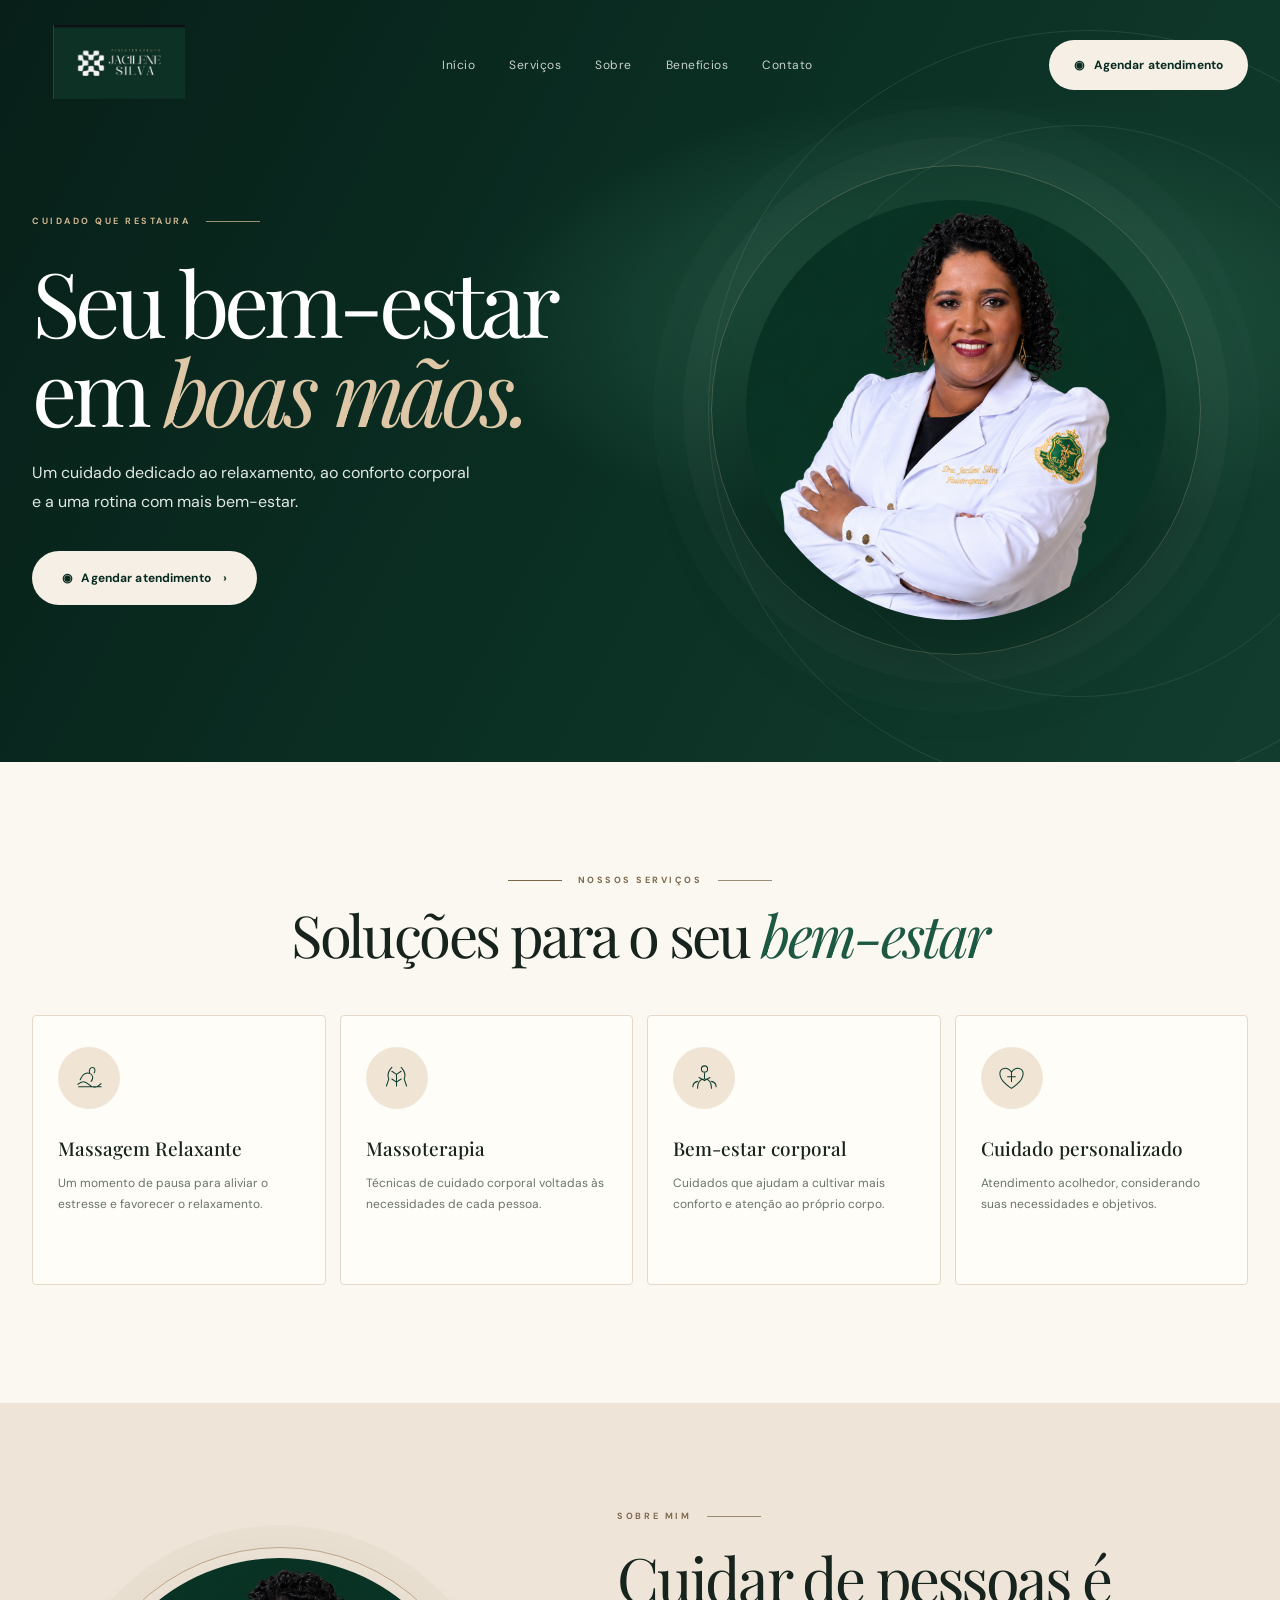
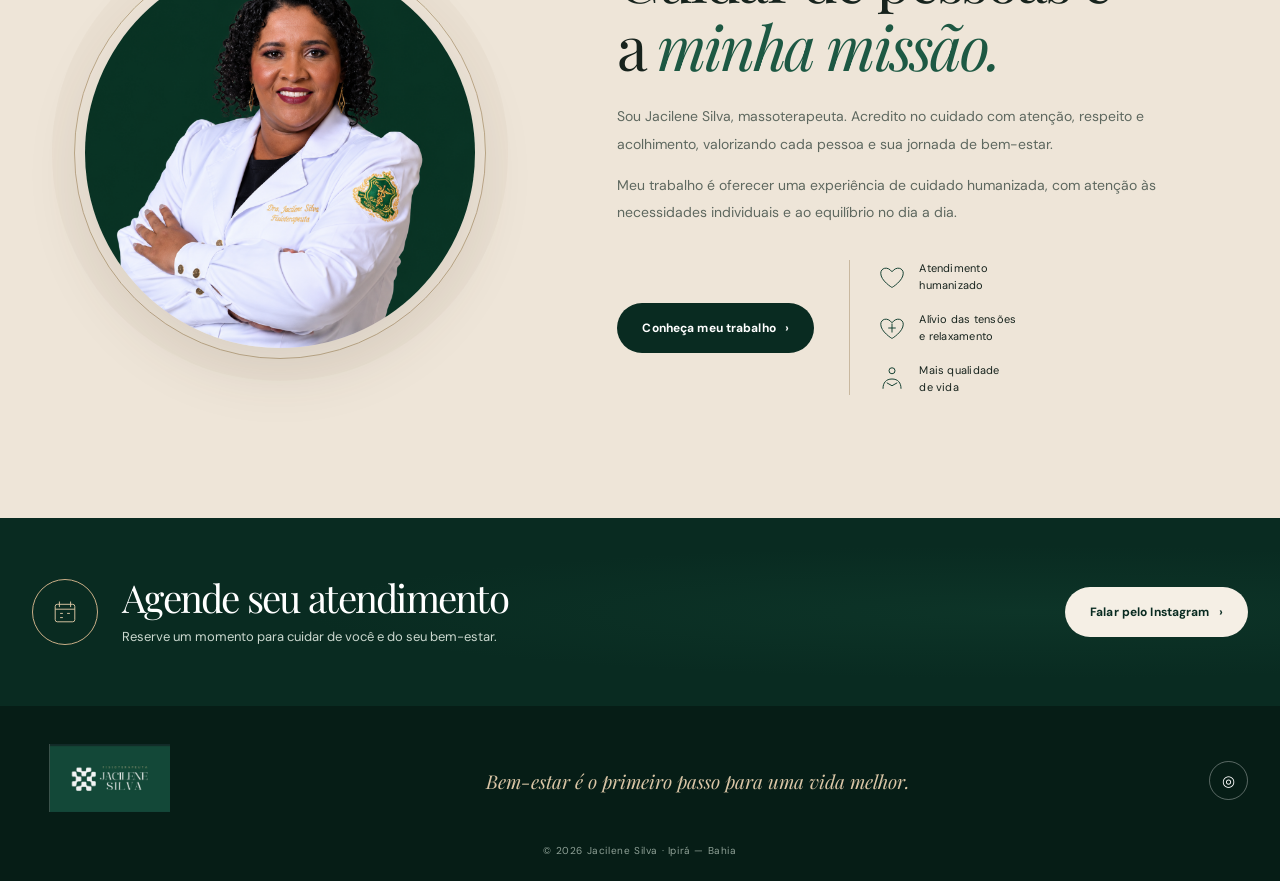
<file: drjaci/index.html>
<!DOCTYPE html>
<html lang="pt-BR">
<head>
<meta charset="UTF-8"><meta name="viewport" content="width=device-width, initial-scale=1.0">
<meta name="description" content="Jacilene Silva — Massoterapeuta em Ipirá, Bahia. Cuidado, acolhimento e bem-estar.">
<title>Jacilene Silva | Fisioterapia & Massoterapia</title>
<link rel="preconnect" href="https://fonts.googleapis.com"><link rel="preconnect" href="https://fonts.gstatic.com" crossorigin>
<link href="https://fonts.googleapis.com/css2?family=DM+Sans:wght@400;500;600;700&family=Playfair+Display:ital,wght@0,400;0,500;0,600;1,400;1,500&display=swap" rel="stylesheet">
<style>

:root{
 --forest:#092b21;--forest-2:#123e30;--forest-3:#1d5843;
 --cream:#f5efe5;--paper:#fbf8f1;--sand:#e8d8c2;--gold:#c5a77d;
 --ink:#17231d;--muted:#69736b;--line:rgba(23,35,29,.13);
 --serif:'Playfair Display',Georgia,serif;--sans:'DM Sans',Arial,sans-serif;
}
*{box-sizing:border-box}
html{scroll-behavior:smooth;scroll-padding-top:90px}
body{margin:0;background:var(--paper);color:var(--ink);font-family:var(--sans);-webkit-font-smoothing:antialiased}
a{color:inherit;text-decoration:none}
.wrap{width:min(1240px,calc(100% - 64px));margin:auto}
header{position:absolute;z-index:20;inset:0 0 auto;color:#fff;padding:25px 0}
.nav{display:flex;align-items:center;justify-content:space-between;gap:28px}
.brand img{width:174px;height:74px;object-fit:contain;mix-blend-mode:screen}
.navlinks{display:flex;align-items:center;gap:34px;font-size:12px;letter-spacing:.04em}
.navlinks a{opacity:.78;transition:opacity .25s,color .25s}
.navlinks a:hover{opacity:1;color:#e6cfad}
.navcta,.btn{display:inline-flex;align-items:center;justify-content:center;gap:12px;border:1px solid transparent;border-radius:100px;padding:16px 24px;background:var(--cream);color:var(--forest);font-size:12px;font-weight:700;letter-spacing:.01em;transition:transform .35s,box-shadow .35s,background .35s}
.navcta:hover,.btn:hover{transform:translateY(-3px);box-shadow:0 14px 32px #031b1433;background:#fff}
.menu{display:none;background:#ffffff10;border:1px solid #ffffff50;color:#fff;border-radius:50%;width:44px;height:44px;font-size:19px}
.hero{min-height:760px;display:flex;align-items:center;position:relative;overflow:hidden;padding:130px 0 72px;color:#fff;background:radial-gradient(ellipse at 75% 42%,#255b45 0%,transparent 36%),linear-gradient(118deg,#071f18 0%,#0b3024 53%,#123d2e 100%)}
.hero:before{content:"";position:absolute;width:760px;height:760px;border:1px solid #ffffff18;border-radius:50%;right:-190px;top:30px}
.hero:after{content:"";position:absolute;width:570px;height:570px;border:1px solid #ffffff15;border-radius:50%;right:-85px;top:125px}
.hero-grid{display:grid;grid-template-columns:1.04fr .96fr;align-items:center;position:relative;z-index:2}
.eyebrow{display:flex;align-items:center;gap:16px;color:#cdb48f;font-size:9px;font-weight:700;letter-spacing:.28em;text-transform:uppercase}
.eyebrow:after{content:"";width:54px;height:1px;background:currentColor;opacity:.75}
.hero h1{font:400 clamp(58px,7vw,98px)/.99 var(--serif);letter-spacing:-.055em;margin:30px 0 23px;max-width:690px}
.hero h1 em{color:#ddc7a7;font-weight:400}
.hero-copy{max-width:440px;color:#e1e8e2;font-size:16px;line-height:1.85;margin:0 0 34px}
.hero .btn{padding:18px 29px}
.hero-note{display:flex;align-items:center;gap:12px;margin-top:29px;color:#b9c9bf;font-size:10px;letter-spacing:.1em;text-transform:uppercase}
.hero-note:before{content:"";width:25px;height:1px;background:var(--gold)}
.portrait-wrap{height:560px;position:relative;display:flex;align-items:center;justify-content:center}
.portrait-halo{position:absolute;width:min(490px,92%);aspect-ratio:1;border:1px solid #d7c3a344;border-radius:50%;box-shadow:0 0 0 28px #ffffff06,0 0 0 58px #ffffff04}
.portrait{position:relative;z-index:1;width:min(420px,100%);height:auto;max-height:520px;object-fit:contain;border-radius:50%;box-shadow:0 30px 90px #0004;animation:portraitIn 1.1s .2s both}
.hero-index{position:absolute;right:0;bottom:15px;color:#cbb694;font:italic 14px var(--serif);letter-spacing:.08em}
.services{padding:112px 0 118px;background:var(--paper)}
.section-top{text-align:center;margin:0 auto 48px}
.section-top .eyebrow{justify-content:center;color:#7d684d}
.section-top .eyebrow:before{content:"";width:54px;height:1px;background:currentColor}
h2{font:400 clamp(38px,4.6vw,58px)/1.1 var(--serif);letter-spacing:-.045em;margin:17px 0 0}
.section-top h2 em{color:var(--forest-3)}
.service-grid{display:grid;grid-template-columns:repeat(4,1fr);gap:14px}
.service{position:relative;min-height:270px;border:1px solid #e5d9c8;border-radius:4px;padding:31px 25px 28px;background:#fffdf8;transition:transform .5s cubic-bezier(.2,.7,.2,1),box-shadow .5s,border-color .3s}
.service:before{content:"";position:absolute;top:0;left:25px;right:25px;height:2px;background:var(--gold);transform:scaleX(0);transform-origin:left;transition:transform .45s}
.service:hover{transform:translateY(-9px);box-shadow:0 24px 55px #173b2a12;border-color:#d4c2a8}
.service:hover:before{transform:scaleX(1)}
.service-icon{width:62px;height:62px;border-radius:50%;background:#f0e5d5;color:var(--forest-2);display:grid;place-items:center;margin-bottom:28px;transition:transform .4s,background .4s}
.service:hover .service-icon{transform:rotate(-7deg) scale(1.06);background:#e5d2b8}
.service-icon svg{width:31px;height:31px;stroke:currentColor;fill:none;stroke-width:1.35;stroke-linecap:round;stroke-linejoin:round}
.service h3{font:500 19px/1.25 var(--serif);margin:0 0 12px;color:var(--ink)}
.service p{font-size:12px;line-height:1.8;color:var(--muted);margin:0}
.about{padding:105px 0 120px;background:#eee5d8}
.about-grid{display:grid;grid-template-columns:.88fr 1.12fr;gap:90px;align-items:center}
.about-photo{height:490px;position:relative;display:flex;align-items:center;justify-content:center}
.about-photo:before{content:"";position:absolute;width:410px;height:410px;border:1px solid #bda989;border-radius:50%;box-shadow:0 0 0 22px #bda98914}
.about-photo img{position:relative;z-index:1;width:min(390px,100%);height:auto;max-height:450px;object-fit:contain;border-radius:50%;box-shadow:0 22px 60px #483a2c20}
.about-content .eyebrow{color:#806b50}
.about-content h2{font-size:clamp(42px,4.8vw,62px);margin:22px 0 24px}
.about-content h2 em{color:var(--forest-3)}
.about-content p{font-size:14px;line-height:1.95;color:#5e685f;max-width:610px}
.about-lower{display:flex;align-items:center;gap:35px;margin-top:34px}
.dark-btn{background:var(--forest);color:#fff}
.dark-btn:hover{background:var(--forest-3)}
.benefits{border-left:1px solid #c9b89f;padding-left:27px;display:grid;gap:18px;min-width:190px}
.benefit{display:flex;align-items:center;gap:12px;font-size:11px;line-height:1.5;letter-spacing:.02em}
.benefit svg{width:30px;height:30px;stroke:var(--forest-2);fill:none;stroke-width:1.3;flex:none}
.cta-band{background:var(--forest);color:#fff;padding:58px 0;position:relative;overflow:hidden}
.cta-band:before{content:"";position:absolute;inset:0;background:radial-gradient(ellipse at 80% 50%,#1d594333,transparent 50%)}
.cta-inner{position:relative;display:flex;align-items:center;justify-content:space-between;gap:25px}
.cta-text{display:flex;align-items:center;gap:24px}
.calendar{width:66px;height:66px;border:1px solid #c9ae87;border-radius:50%;display:grid;place-items:center;color:#dfc8a6;flex:none}
.calendar svg{width:28px;height:28px;stroke:currentColor;fill:none;stroke-width:1.35}
.cta-inner h2{font-size:clamp(30px,3vw,40px);margin:0 0 8px;color:#fff}
.cta-inner p{margin:0;color:#cbd8cf;font-size:13px;line-height:1.7}
footer{background:#061d16;color:#fff;padding:38px 0 24px}
.footer-inner{display:flex;align-items:center;justify-content:space-between;gap:25px}
.footer-brand img{width:155px;height:68px;object-fit:contain;mix-blend-mode:screen}
.footer-phrase{font:italic 19px var(--serif);color:#d9c5a6}
.social{display:flex;gap:12px}
.social a{width:39px;height:39px;border:1px solid #ffffff55;border-radius:50%;display:grid;place-items:center;font-size:15px;transition:background .3s,transform .3s}
.social a:hover{background:#ffffff18;transform:translateY(-3px)}
.copyright{font-size:10px;color:#8fa197;text-align:center;margin-top:27px;letter-spacing:.06em}
.reveal{opacity:0;transform:translateY(30px);transition:opacity .85s ease,transform .85s cubic-bezier(.2,.7,.2,1)}
.reveal.is-visible{opacity:1;transform:translateY(0)}
.service.reveal:nth-child(2){transition-delay:.08s}.service.reveal:nth-child(3){transition-delay:.16s}.service.reveal:nth-child(4){transition-delay:.24s}
@keyframes rise{from{opacity:0;transform:translateY(25px)}to{opacity:1;transform:translateY(0)}}
@keyframes portraitIn{from{opacity:0;transform:translateY(25px) scale(.97)}to{opacity:1;transform:translateY(0) scale(1)}}
.hero .eyebrow{animation:rise .8s .05s both}.hero h1{animation:rise .9s .16s both}.hero-copy{animation:rise .9s .28s both}.hero .btn{animation:rise .9s .4s both}
.portrait-halo{animation:halo 8s ease-in-out infinite}
@keyframes halo{0%,100%{transform:scale(1);opacity:.7}50%{transform:scale(1.035);opacity:1}}
.btn:after,.navcta:after{content:"";position:absolute;inset:0;transform:translateX(-130%);background:linear-gradient(110deg,transparent 30%,#fff9 50%,transparent 70%);transition:transform .7s}
.btn,.navcta{position:relative;overflow:hidden}
.btn:hover:after,.navcta:hover:after{transform:translateX(130%)}
@media(max-width:950px){
 .hero{min-height:680px}.hero h1{font-size:clamp(58px,7vw,78px)}.portrait-wrap{height:470px}.portrait{max-width:360px}
 .service-grid{grid-template-columns:repeat(2,1fr)}.about-grid{gap:48px}.about-lower{align-items:flex-start;flex-direction:column}.benefits{border-left:0;border-top:1px solid #c9b89f;padding:20px 0 0;grid-template-columns:repeat(3,1fr);width:100%}
}
@media(max-width:680px){
 .wrap{width:calc(100% - 38px)}header{padding:13px 0}.brand img{width:135px;height:58px}
 .navlinks{display:none;position:absolute;top:72px;left:19px;right:19px;padding:22px;background:#0b3024;border:1px solid #ffffff20;flex-direction:column;align-items:flex-start;gap:20px;border-radius:8px;box-shadow:0 18px 40px #0003}
 .navlinks.open{display:flex}.navcta{display:none}.menu{display:block}
 .hero{min-height:auto;padding:112px 0 35px}.hero-grid{grid-template-columns:1fr}.hero h1{font-size:clamp(55px,14vw,76px);margin:23px 0 18px}
 .hero-copy{font-size:14px;max-width:390px}.hero .btn{padding:16px 23px}.portrait-wrap{height:330px;margin-top:20px}
 .portrait-halo{width:285px}.portrait{width:285px;max-height:315px}.hero-index{bottom:0;right:5px}
 .services{padding:75px 0}.section-top{margin-bottom:30px}.section-top h2{font-size:37px}
 .service-grid{grid-template-columns:1fr 1fr;gap:10px}.service{min-height:245px;padding:22px 15px}.service-icon{width:52px;height:52px;margin-bottom:21px}.service h3{font-size:17px}.service p{font-size:11px}
 .about{padding:72px 0}.about-grid{grid-template-columns:1fr;gap:22px}.about-content h2{font-size:47px}.about-content p{font-size:13px}
 .about-photo{height:330px;order:2}.about-photo:before{width:290px;height:290px}.about-photo img{max-width:285px;max-height:315px}
 .benefits{grid-template-columns:1fr;gap:13px}.cta-band{padding:42px 0}.cta-inner{align-items:flex-start;flex-direction:column}.cta-text{gap:15px}.calendar{width:55px;height:55px}.cta-inner h2{font-size:31px}.cta-inner p{font-size:12px}
 .footer-inner{flex-direction:column;text-align:center}.footer-brand img{width:135px}.footer-phrase{font-size:17px}
}
@media(prefers-reduced-motion:reduce){html{scroll-behavior:auto}*,*::before,*::after{animation-duration:.01ms!important;animation-iteration-count:1!important;transition-duration:.01ms!important}.reveal{opacity:1;transform:none}}

</style></head>
<body>
<header><div class="wrap nav"><a class="brand" href="#inicio" aria-label="Jacilene Silva - início"><img src="[data-uri]" alt="Jacilene Silva — Fisioterapeuta"></a><nav class="navlinks" id="navlinks"><a href="#inicio">Início</a><a href="#servicos">Serviços</a><a href="#sobre">Sobre</a><a href="#beneficios">Benefícios</a><a href="#contato">Contato</a></nav><a class="navcta" href="https://www.instagram.com/jacymassagens/" target="_blank" rel="noopener">◉ &nbsp; Agendar atendimento</a><button class="menu" id="menu" aria-label="Abrir menu">☰</button></div></header>
<main>
<section class="hero" id="inicio"><div class="wrap hero-grid"><div><div class="eyebrow">Cuidado que restaura</div><h1>Seu bem-estar<br>em <em>boas mãos.</em></h1><p class="hero-copy">Um cuidado dedicado ao relaxamento, ao conforto corporal e a uma rotina com mais bem-estar.</p><a class="btn" href="https://www.instagram.com/jacymassagens/" target="_blank" rel="noopener">◉ &nbsp; Agendar atendimento <span>›</span></a></div><div class="portrait-wrap"><div class="portrait-halo"></div><img class="portrait" src="assets/jacilene-silva.png" alt="Jacilene Silva, profissional de fisioterapia e massoterapia"></div></div></section>
<section class="services reveal" id="servicos"><div class="wrap"><div class="section-top"><div class="eyebrow">Nossos serviços</div><h2>Soluções para o seu <em>bem-estar</em></h2></div><div class="service-grid">
<article class="service reveal"><div class="service-icon"><svg viewBox="0 0 40 40"><path d="M5 29c5-5 9-5 14 0s10 5 16-1M8 23c3-7 8-10 13-8 4 2 4 7 1 10M20 14c-1-4 1-7 4-7 3 0 4 4 2 7M6 32h29"/></svg></div><h3>Massagem Relaxante</h3><p>Um momento de pausa para aliviar o estresse e favorecer o relaxamento.</p></article>
<article class="service reveal"><div class="service-icon"><svg viewBox="0 0 40 40"><path d="M14 7c-5 5-6 10-4 15l-3 9M26 7c5 5 6 10 4 15l3 9M14 12l6 4 6-4M14 22l6 4 6-4M20 16v15"/></svg></div><h3>Massoterapia</h3><p>Técnicas de cuidado corporal voltadas às necessidades de cada pessoa.</p></article>
<article class="service reveal"><div class="service-icon"><svg viewBox="0 0 40 40"><circle cx="20" cy="9" r="4"/><path d="M20 14v8m-9 12c0-7 3-12 9-12s9 5 9 12M11 25c-4 1-6 4-6 7m24-7c4 1 6 4 6 7M13 20l7 4 7-4"/></svg></div><h3>Bem-estar corporal</h3><p>Cuidados que ajudam a cultivar mais conforto e atenção ao próprio corpo.</p></article>
<article class="service reveal"><div class="service-icon"><svg viewBox="0 0 40 40"><path d="M20 34S5 25 5 15c0-7 9-10 15-2 6-8 15-5 15 2 0 10-15 19-15 19Z"/><path d="M20 13v12m-5-6h10"/></svg></div><h3>Cuidado personalizado</h3><p>Atendimento acolhedor, considerando suas necessidades e objetivos.</p></article>
</div></div></section>
<section class="about reveal" id="sobre"><div class="wrap about-grid"><div class="about-photo"><img src="assets/jacilene-silva.png" alt="Jacilene Silva"></div><div class="about-content"><div class="eyebrow">Sobre mim</div><h2>Cuidar de pessoas é<br>a <em>minha missão.</em></h2><p>Sou Jacilene Silva, massoterapeuta. Acredito no cuidado com atenção, respeito e acolhimento, valorizando cada pessoa e sua jornada de bem-estar.</p><p>Meu trabalho é oferecer uma experiência de cuidado humanizada, com atenção às necessidades individuais e ao equilíbrio no dia a dia.</p><div class="about-lower"><a class="btn dark-btn" href="https://www.instagram.com/jacymassagens/" target="_blank" rel="noopener">Conheça meu trabalho &nbsp; ›</a><div class="benefits" id="beneficios"><div class="benefit"><svg viewBox="0 0 40 40"><path d="M20 34S5 25 5 15c0-7 9-10 15-2 6-8 15-5 15 2 0 10-15 19-15 19Z"/></svg><span>Atendimento<br>humanizado</span></div><div class="benefit"><svg viewBox="0 0 40 40"><path d="M20 34S5 25 5 15c0-7 9-10 15-2 6-8 15-5 15 2 0 10-15 19-15 19Z"/><path d="M20 14v12m-5-6h10"/></svg><span>Alívio das tensões<br>e relaxamento</span></div><div class="benefit"><svg viewBox="0 0 40 40"><circle cx="20" cy="9" r="4"/><path d="M8 33c0-8 4-13 12-13s12 5 12 13M13 25l7 4 7-4"/></svg><span>Mais qualidade<br>de vida</span></div></div></div></div></div></section>
<section class="cta-band reveal" id="contato"><div class="wrap cta-inner"><div class="cta-text"><div class="calendar"><svg viewBox="0 0 40 40"><rect x="6" y="9" width="28" height="25" rx="3"/><path d="M12 5v8m16-8v8M6 16h28M13 22h4m6 0h4m-14 6h4"/></svg></div><div><h2>Agende seu atendimento</h2><p>Reserve um momento para cuidar de você e do seu bem-estar.</p></div></div><a class="btn" href="https://www.instagram.com/jacymassagens/" target="_blank" rel="noopener">Falar pelo Instagram &nbsp; ›</a></div></section>
</main>
<footer><div class="wrap"><div class="footer-inner"><a class="footer-brand" href="#inicio"><img src="[data-uri]" alt="Jacilene Silva"></a><div class="footer-phrase">Bem-estar é o primeiro passo para uma vida melhor.</div><div class="social"><a href="https://www.instagram.com/jacymassagens/" target="_blank" rel="noopener" aria-label="Instagram">◎</a></div></div><div class="copyright">© 2026 Jacilene Silva · Ipirá — Bahia</div></div></footer>
<script>
const menu=document.getElementById('menu'),links=document.getElementById('navlinks');
menu.addEventListener('click',()=>links.classList.toggle('open'));
links.querySelectorAll('a').forEach(a=>a.addEventListener('click',()=>links.classList.remove('open')));
const revealItems=document.querySelectorAll('.reveal');
if('IntersectionObserver' in window){
 const revealObserver=new IntersectionObserver((entries,observer)=>{
  entries.forEach(entry=>{
   if(entry.isIntersecting){entry.target.classList.add('is-visible');observer.unobserve(entry.target);}
  });
 },{threshold:.14,rootMargin:'0px 0px -35px 0px'});
 revealItems.forEach(item=>revealObserver.observe(item));
}else{revealItems.forEach(item=>item.classList.add('is-visible'));}
</script>
</body></html>
</file>
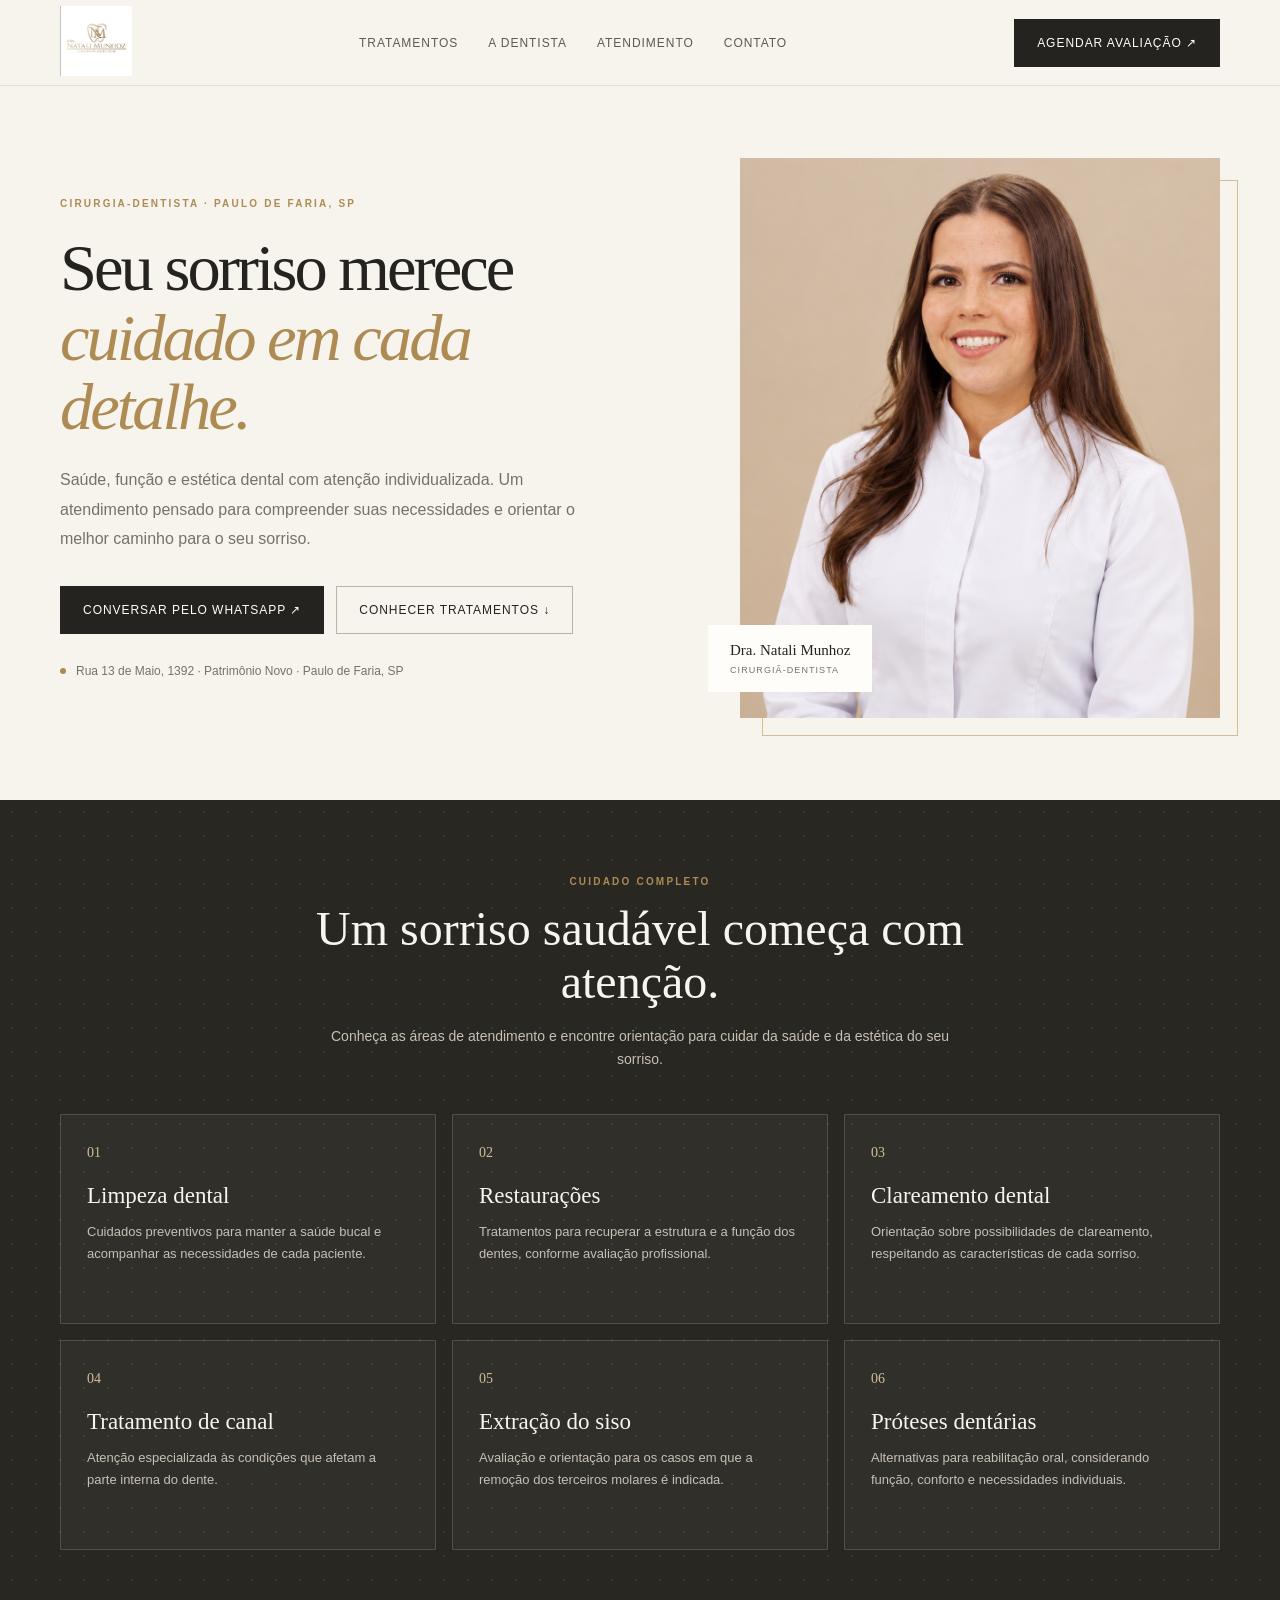
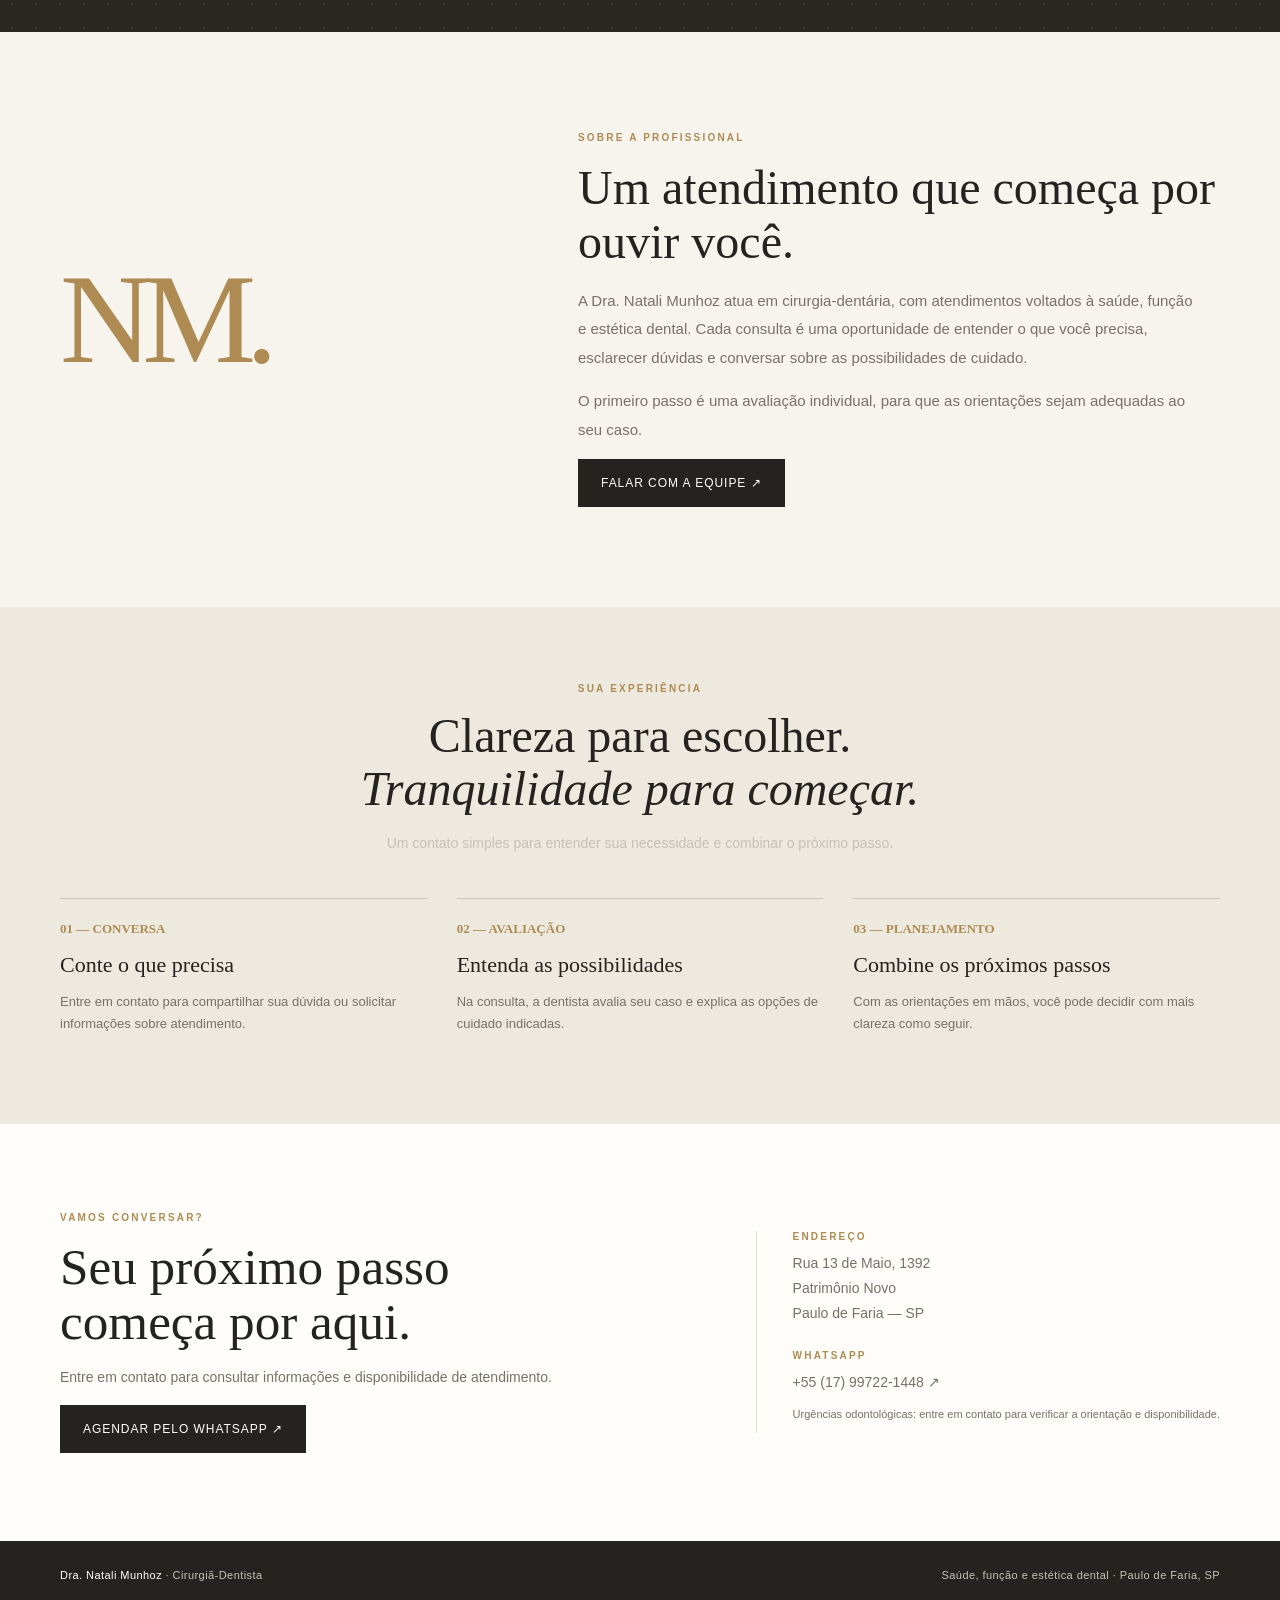
<file: site_dra_natali_munhoz/index.html>
<!DOCTYPE html>
<html lang="pt-BR">
<head>
<meta charset="UTF-8">
<meta name="viewport" content="width=device-width, initial-scale=1.0">
<meta name="description" content="Dra. Natali Munhoz — Cirurgiã-Dentista em Paulo de Faria, SP. Saúde, função e estética dental. Conheça os tratamentos e entre em contato.">
<meta name="theme-color" content="#f7f4ee">
<title>Dra. Natali Munhoz | Cirurgiã-Dentista</title>
<style>
:root{--ink:#25231f;--muted:#777168;--gold:#ad8b53;--gold2:#d2bd98;--cream:#f7f4ee;--paper:#fffdfa;--line:#e5ded2}
*{box-sizing:border-box}html{scroll-behavior:smooth}body{margin:0;background:var(--cream);color:var(--ink);font-family:Arial,Helvetica,sans-serif}a{color:inherit;text-decoration:none}.wrap{width:min(1160px,calc(100% - 48px));margin:auto}
header{height:86px;display:flex;align-items:center;background:rgba(247,244,238,.96);border-bottom:1px solid var(--line);position:sticky;top:0;z-index:10;backdrop-filter:blur(12px)}
.nav{display:flex;align-items:center;justify-content:space-between;gap:24px}.brand img{width:72px;height:70px;object-fit:contain}.links{display:flex;align-items:center;gap:30px;font-size:12px;letter-spacing:.08em;text-transform:uppercase;color:#5f594f}.links a:hover{color:var(--gold)}
.btn{display:inline-flex;align-items:center;justify-content:center;gap:12px;padding:16px 22px;background:var(--ink);color:white;font-size:12px;letter-spacing:.08em;text-transform:uppercase;border:1px solid var(--ink);transition:.25s}.btn:hover{background:var(--gold);border-color:var(--gold)}.btn.light{background:transparent;color:var(--ink);border-color:#bdb3a4}.btn.light:hover{background:var(--ink);color:white}
.hero{padding:72px 0 82px;min-height:650px;display:grid;grid-template-columns:1.02fr .98fr;gap:70px;align-items:center}.eyebrow{font-size:10px;letter-spacing:.22em;text-transform:uppercase;color:var(--gold);font-weight:bold}.hero h1{font-family:Georgia,serif;font-weight:400;font-size:clamp(44px,5.2vw,72px);line-height:1.04;letter-spacing:-.045em;margin:24px 0}.hero h1 em{color:var(--gold);font-weight:400}.intro{max-width:520px;color:var(--muted);font-size:16px;line-height:1.85}.actions{display:flex;gap:12px;flex-wrap:wrap;margin-top:32px}.address{font-size:12px;color:var(--muted);margin-top:30px;display:flex;gap:10px;align-items:center}.dot{width:6px;height:6px;border-radius:50%;background:var(--gold);display:inline-block}
.portrait{position:relative;max-width:480px;margin-left:auto;width:100%}.portrait:before{content:"";position:absolute;inset:22px -18px -18px 22px;border:1px solid var(--gold2);z-index:0}.portrait img{width:100%;height:560px;object-fit:cover;object-position:center 25%;position:relative;z-index:1;display:block;filter:none}.portrait-tag{position:absolute;bottom:26px;left:-32px;background:var(--paper);padding:17px 22px;z-index:2;font-family:Georgia,serif;font-size:15px}.portrait-tag small{display:block;font-family:Arial,sans-serif;font-size:9px;letter-spacing:.12em;text-transform:uppercase;color:var(--muted);margin-top:6px}
.band{background:#292721;color:#f8f5ef;padding:76px 0 82px;position:relative;overflow:hidden}.band:after{content:"";position:absolute;inset:0;background-image:radial-gradient(#ffffff12 1px,transparent 1px);background-size:24px 24px;pointer-events:none}.section-head{text-align:center;max-width:650px;margin:0 auto 42px;position:relative;z-index:1}.section-head h2{font-family:Georgia,serif;font-size:clamp(34px,4vw,48px);font-weight:400;line-height:1.1;margin:16px 0}.section-head p{color:#c7c0b5;line-height:1.7;font-size:14px}.cards{display:grid;grid-template-columns:repeat(3,1fr);gap:16px;position:relative;z-index:1}.service{border:1px solid #ffffff27;background:#ffffff0a;padding:28px 26px;min-height:210px}.num{font-family:Georgia,serif;color:var(--gold2);font-size:14px}.service h3{font-family:Georgia,serif;font-weight:400;font-size:23px;margin:22px 0 12px}.service p{font-size:13px;line-height:1.7;color:#c7c0b5;margin:0}
.about{display:grid;grid-template-columns:.8fr 1.2fr;gap:90px;align-items:center;padding:100px 0}.about-mark{font-family:Georgia,serif;color:var(--gold);font-size:clamp(70px,10vw,130px);line-height:.85;letter-spacing:-.08em}.about h2{font-family:Georgia,serif;font-size:clamp(34px,4vw,48px);font-weight:400;line-height:1.12;margin:18px 0}.about p{color:var(--muted);font-size:15px;line-height:1.9;max-width:620px}
.steps{background:#eee9df;padding:76px 0}.steps-grid{display:grid;grid-template-columns:repeat(3,1fr);gap:30px;margin-top:40px}.step{border-top:1px solid #cfc5b5;padding-top:20px}.step b{font-family:Georgia,serif;color:var(--gold);font-size:13px}.step h3{font-family:Georgia,serif;font-size:22px;font-weight:400;margin:15px 0 8px}.step p{font-size:13px;line-height:1.7;color:var(--muted)}
.contact{padding:88px 0;background:var(--paper)}.contact-inner{display:flex;align-items:center;justify-content:space-between;gap:50px}.contact h2{font-family:Georgia,serif;font-size:clamp(36px,4vw,52px);font-weight:400;line-height:1.08;margin:16px 0}.contact p{color:var(--muted);line-height:1.8;font-size:14px}.contact-details{min-width:270px;border-left:1px solid var(--line);padding-left:36px}.contact-details p{margin:9px 0}
footer{background:#25231f;color:#c9c2b7;padding:28px 0;font-size:11px;letter-spacing:.04em}.foot{display:flex;justify-content:space-between;gap:20px;align-items:center}.foot strong{color:#fff;font-weight:400}
@media(max-width:850px){.links{display:none}.hero{grid-template-columns:1fr;gap:48px;padding:56px 0}.portrait{max-width:560px;margin:0 auto}.portrait img{height:520px}.cards{grid-template-columns:repeat(2,1fr)}.about{grid-template-columns:1fr;gap:30px;padding:75px 0}.about-mark{font-size:88px}.contact-inner{display:block}.contact-details{border-left:0;border-top:1px solid var(--line);padding:24px 0 0;margin-top:30px}}
@media(max-width:560px){.wrap{width:min(100% - 34px,1160px)}header{height:72px}.brand img{width:62px;height:60px}.hero{padding:48px 0 60px}.hero h1{font-size:46px}.intro{font-size:14px}.portrait img{height:430px}.portrait:before{inset:14px -8px -12px 14px}.portrait-tag{left:-4px;bottom:16px}.cards,.steps-grid{grid-template-columns:1fr}.band{padding:62px 0}.service{min-height:0}.steps{padding:62px 0}.foot{display:block;line-height:2}}
</style>
</head>
<body>
<header><div class="wrap nav">
<a class="brand" href="#inicio" aria-label="Dra. Natali Munhoz"><img src="assets/logo-natali.png" alt="Dra. Natali Munhoz — Cirurgiã-Dentista"></a>
<nav class="links"><a href="#tratamentos">Tratamentos</a><a href="#sobre">A dentista</a><a href="#experiencia">Atendimento</a><a href="#contato">Contato</a></nav>
<a class="btn" href="https://wa.me/5517997221448?text=Ol%C3%A1%2C%20Dra.%20Natali!%20Gostaria%20de%20informa%C3%A7%C3%B5es%20sobre%20uma%20consulta.">Agendar avaliação ↗</a>
</div></header>
<main>
<section class="wrap hero" id="inicio">
<div><div class="eyebrow">Cirurgia-dentista · Paulo de Faria, SP</div>
<h1>Seu sorriso merece <em>cuidado em cada detalhe.</em></h1>
<p class="intro">Saúde, função e estética dental com atenção individualizada. Um atendimento pensado para compreender suas necessidades e orientar o melhor caminho para o seu sorriso.</p>
<div class="actions"><a class="btn" href="https://wa.me/5517997221448?text=Ol%C3%A1%2C%20Dra.%20Natali!%20Gostaria%20de%20agendar%20uma%20avalia%C3%A7%C3%A3o.">Conversar pelo WhatsApp ↗</a><a class="btn light" href="#tratamentos">Conhecer tratamentos ↓</a></div>
<div class="address"><span class="dot"></span> Rua 13 de Maio, 1392 · Patrimônio Novo · Paulo de Faria, SP</div>
</div>
<div class="portrait"><img src="assets/dra-natali-munhoz.png" alt="Retrato profissional da Dra. Natali Munhoz"><div class="portrait-tag">Dra. Natali Munhoz<small>Cirurgiã-Dentista</small></div></div>
</section>
<section class="band" id="tratamentos"><div class="wrap">
<div class="section-head"><div class="eyebrow">Cuidado completo</div><h2>Um sorriso saudável começa com atenção.</h2><p>Conheça as áreas de atendimento e encontre orientação para cuidar da saúde e da estética do seu sorriso.</p></div>
<div class="cards">
<article class="service"><span class="num">01</span><h3>Limpeza dental</h3><p>Cuidados preventivos para manter a saúde bucal e acompanhar as necessidades de cada paciente.</p></article>
<article class="service"><span class="num">02</span><h3>Restaurações</h3><p>Tratamentos para recuperar a estrutura e a função dos dentes, conforme avaliação profissional.</p></article>
<article class="service"><span class="num">03</span><h3>Clareamento dental</h3><p>Orientação sobre possibilidades de clareamento, respeitando as características de cada sorriso.</p></article>
<article class="service"><span class="num">04</span><h3>Tratamento de canal</h3><p>Atenção especializada às condições que afetam a parte interna do dente.</p></article>
<article class="service"><span class="num">05</span><h3>Extração do siso</h3><p>Avaliação e orientação para os casos em que a remoção dos terceiros molares é indicada.</p></article>
<article class="service"><span class="num">06</span><h3>Próteses dentárias</h3><p>Alternativas para reabilitação oral, considerando função, conforto e necessidades individuais.</p></article>
</div>
</div></section>
<section class="wrap about" id="sobre"><div class="about-mark">NM.</div><div><div class="eyebrow">Sobre a profissional</div><h2>Um atendimento que começa por ouvir você.</h2><p>A Dra. Natali Munhoz atua em cirurgia-dentária, com atendimentos voltados à saúde, função e estética dental. Cada consulta é uma oportunidade de entender o que você precisa, esclarecer dúvidas e conversar sobre as possibilidades de cuidado.</p><p>O primeiro passo é uma avaliação individual, para que as orientações sejam adequadas ao seu caso.</p><a class="btn" href="https://wa.me/5517997221448?text=Ol%C3%A1%2C%20gostaria%20de%20conhecer%20os%20hor%C3%A1rios%20de%20atendimento.">Falar com a equipe ↗</a></div></section>
<section class="steps" id="experiencia"><div class="wrap"><div class="section-head"><div class="eyebrow">Sua experiência</div><h2>Clareza para escolher.<br><em>Tranquilidade para começar.</em></h2><p>Um contato simples para entender sua necessidade e combinar o próximo passo.</p></div>
<div class="steps-grid"><div class="step"><b>01 — CONVERSA</b><h3>Conte o que precisa</h3><p>Entre em contato para compartilhar sua dúvida ou solicitar informações sobre atendimento.</p></div><div class="step"><b>02 — AVALIAÇÃO</b><h3>Entenda as possibilidades</h3><p>Na consulta, a dentista avalia seu caso e explica as opções de cuidado indicadas.</p></div><div class="step"><b>03 — PLANEJAMENTO</b><h3>Combine os próximos passos</h3><p>Com as orientações em mãos, você pode decidir com mais clareza como seguir.</p></div></div></div></section>
<section class="contact" id="contato"><div class="wrap contact-inner"><div><div class="eyebrow">Vamos conversar?</div><h2>Seu próximo passo<br>começa por aqui.</h2><p>Entre em contato para consultar informações e disponibilidade de atendimento.</p><a class="btn" href="https://wa.me/5517997221448?text=Ol%C3%A1%2C%20Dra.%20Natali!%20Gostaria%20de%20informa%C3%A7%C3%B5es%20sobre%20uma%20consulta.">Agendar pelo WhatsApp ↗</a></div>
<div class="contact-details"><div class="eyebrow">Endereço</div><p>Rua 13 de Maio, 1392<br>Patrimônio Novo<br>Paulo de Faria — SP</p><div class="eyebrow" style="margin-top:24px">WhatsApp</div><p><a href="https://wa.me/5517997221448">+55 (17) 99722-1448 ↗</a></p><p style="font-size:11px">Urgências odontológicas: entre em contato para verificar a orientação e disponibilidade.</p></div></div></section>
</main>
<footer><div class="wrap foot"><span><strong>Dra. Natali Munhoz</strong> · Cirurgiã-Dentista</span><span>Saúde, função e estética dental · Paulo de Faria, SP</span></div></footer>
</body></html>
</file>
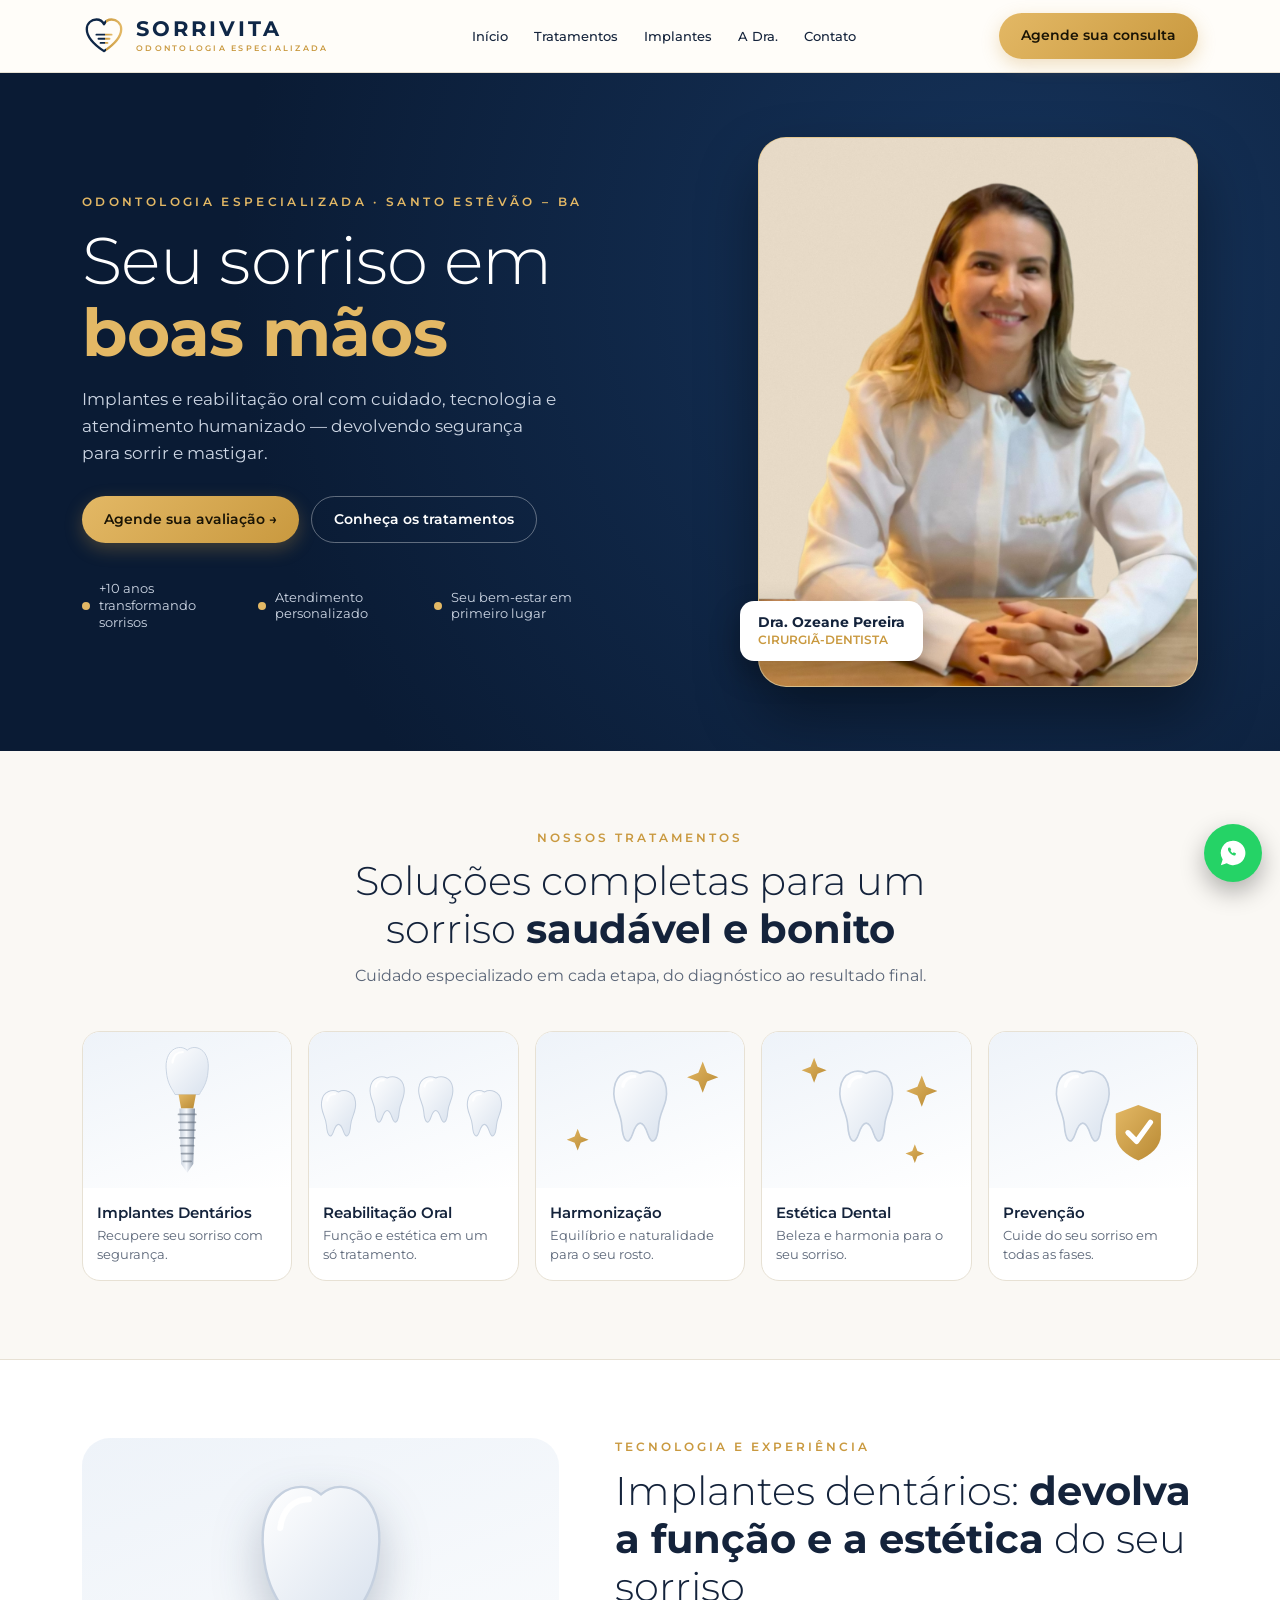
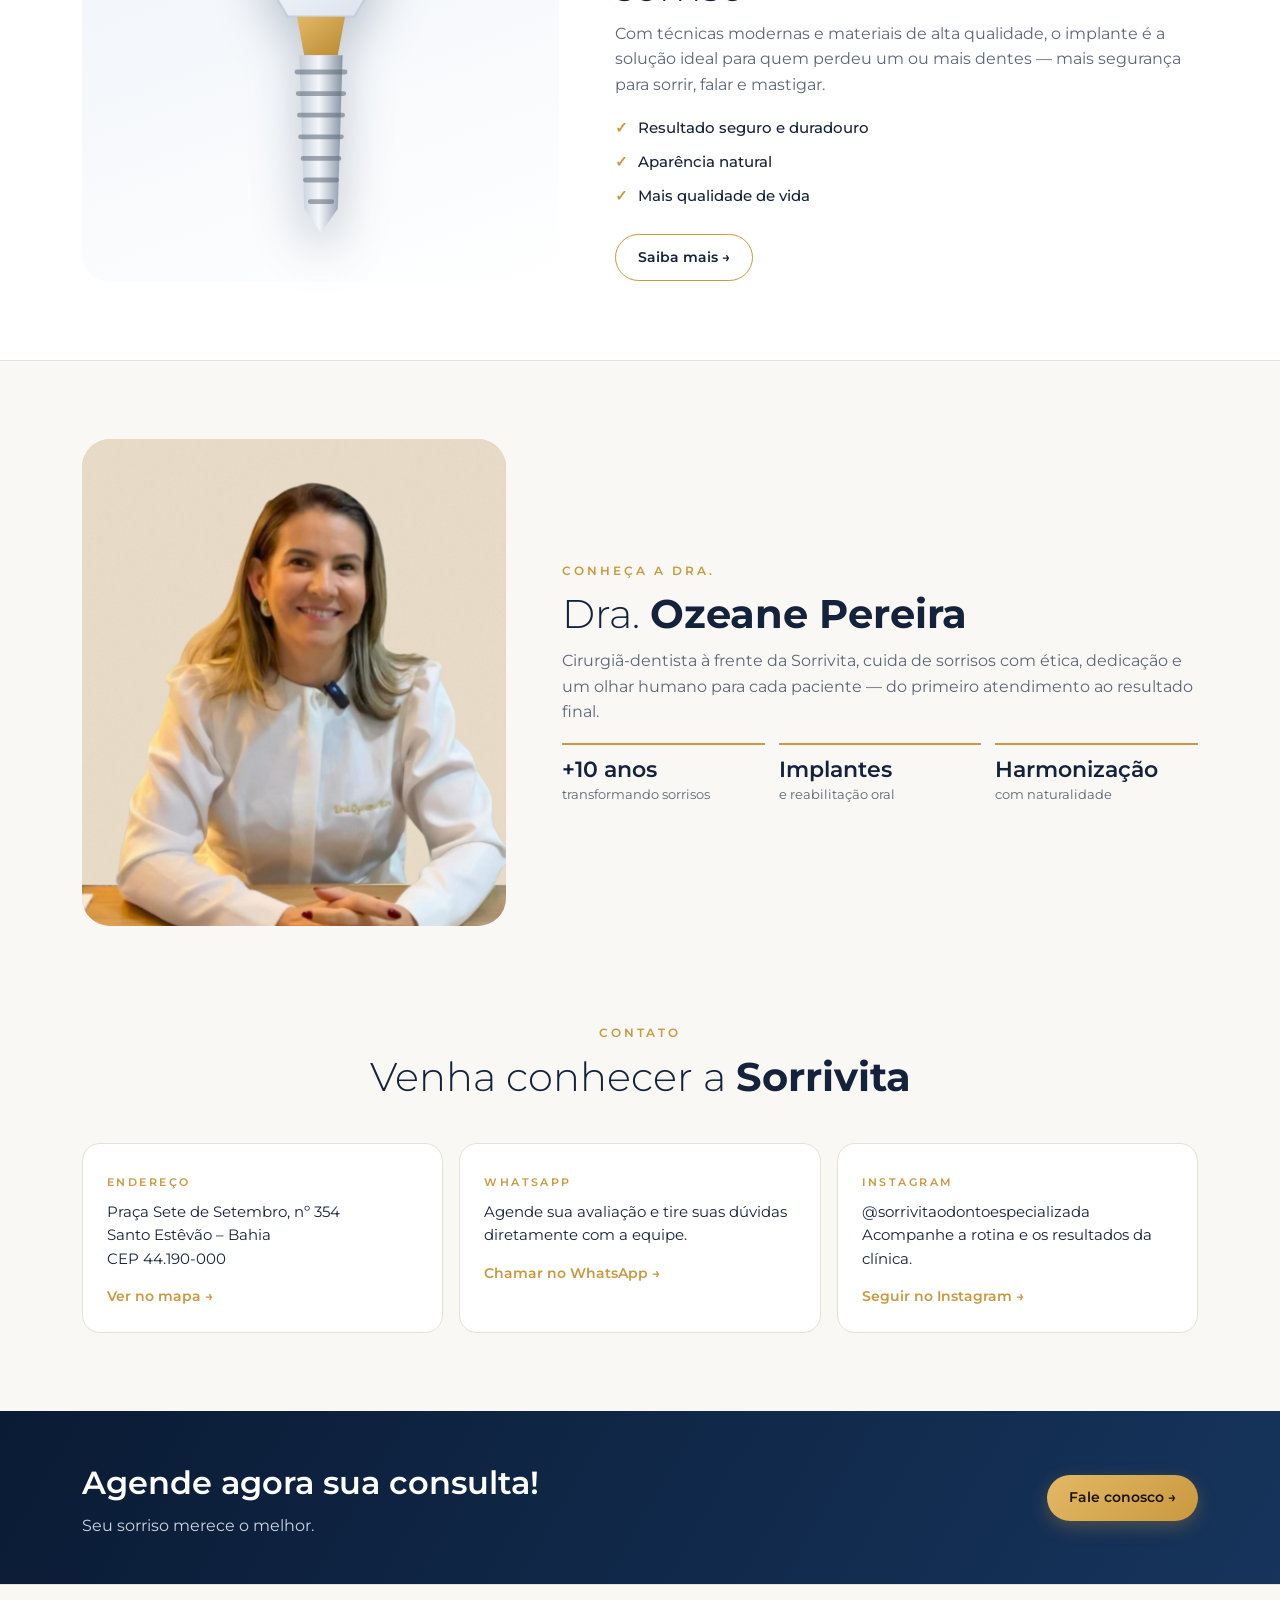
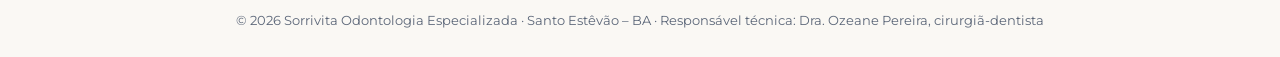
<file: sorrivita/index.html>
<!DOCTYPE html>
<html lang="pt-BR">
<head>
<meta charset="utf-8">
<meta name="viewport" content="width=device-width, initial-scale=1, viewport-fit=cover">
<title>Sorrivita Odontologia Especializada | Santo Estêvão – BA</title>
<meta name="description" content="Implantes dentários, reabilitação oral e harmonização em Santo Estêvão – BA. Agende sua avaliação na Sorrivita.">
<link rel="preconnect" href="https://fonts.googleapis.com">
<link rel="stylesheet" href="https://fonts.googleapis.com/css2?family=Montserrat:wght@300;400;500;600;700&display=swap">
<style>
:root{--bg:#faf8f4;--surface:#fff;--ink:#14233b;--muted:#5b6678;--line:#e7e1d4;--panel:#eef3f9;--hdr:#fffdf9;--logo:#0f2747;--navy:#0f2747;--deep:#0a1b34;--gold:#c9993f;--gold2:#e3b865;color-scheme:light;box-sizing:border-box;padding-top:env(safe-area-inset-top,0px);padding-bottom:env(safe-area-inset-bottom,0px)}
@media(prefers-color-scheme:dark){:root:not([data-theme=light]){--bg:#0b1a30;--surface:#10243f;--ink:#eef1f6;--muted:#a9b4c6;--line:#22395a;--panel:#16304f;--hdr:#0b1a30;--logo:#e8edf5;color-scheme:dark}}
:root[data-theme=dark]{--bg:#0b1a30;--surface:#10243f;--ink:#eef1f6;--muted:#a9b4c6;--line:#22395a;--panel:#16304f;--hdr:#0b1a30;--logo:#e8edf5;color-scheme:dark}
html{scroll-behavior:smooth;scroll-padding-top:calc(76px + env(safe-area-inset-top,0px))}
*,*::before,*::after{box-sizing:border-box}
body{margin:0;background:var(--bg);color:var(--ink);font-family:Montserrat,"Segoe UI",Helvetica,Arial,sans-serif;line-height:1.6;-webkit-font-smoothing:antialiased}
body::before{content:"";position:fixed;inset:0 0 auto;height:env(safe-area-inset-top,0px);z-index:10;background:var(--hdr)}
a{color:inherit;text-decoration:none}
.wrap{max-width:1160px;margin:0 auto;padding:0 22px}
svg{display:block}
header{position:sticky;top:env(safe-area-inset-top,0px);z-index:9;background:var(--hdr);border-bottom:1px solid var(--line)}
.bar{display:flex;align-items:center;justify-content:space-between;height:72px;gap:16px}
.brand{display:flex;align-items:center;gap:10px;color:var(--logo)}
.brand svg{width:44px;height:44px}
.wm b{display:block;font-size:21px;letter-spacing:.14em;font-weight:700;line-height:1.1}
.wm small{display:block;font-size:7.5px;letter-spacing:.3em;color:var(--gold);font-weight:600;margin-top:3px}
nav{display:flex;gap:26px;font-size:13px;font-weight:500}
nav a:hover{color:var(--gold)}
.btn{display:inline-flex;align-items:center;gap:8px;padding:12px 22px;border-radius:999px;background:linear-gradient(135deg,var(--gold2),var(--gold));color:#1a1405;font-weight:600;font-size:13.5px;border:0;box-shadow:0 6px 18px rgba(201,153,63,.3);transition:transform .2s}
.btn:hover{transform:translateY(-2px)}
.btn.ghost{background:transparent;color:#fff;border:1px solid rgba(255,255,255,.35);box-shadow:none}
.btn.line{background:transparent;color:var(--ink);border:1px solid var(--gold);box-shadow:none}
.hero{background:radial-gradient(circle at 80% 30%,#16345c,var(--deep) 70%);color:#fff;overflow:hidden}
.hero .wrap{display:grid;grid-template-columns:1.1fr .9fr;gap:40px;align-items:center;padding-top:64px;padding-bottom:64px}
.eyebrow{font-size:12px;letter-spacing:.28em;color:var(--gold2);font-weight:600;text-transform:uppercase}
h1{font-size:clamp(38px,5.4vw,66px);line-height:1.08;font-weight:300;margin:14px 0 18px;letter-spacing:-.01em}
h1 em{font-style:normal;font-weight:700;color:var(--gold2);display:block}
.hero p{font-size:17px;color:#cdd6e4;max-width:480px;margin:0 0 28px}
.cta{display:flex;gap:12px;flex-wrap:wrap}
.trust{display:flex;gap:26px;flex-wrap:wrap;margin-top:38px;font-size:12.5px;color:#cdd6e4}
.trust div{display:flex;align-items:center;gap:9px;max-width:150px;line-height:1.35}
.trust i{width:8px;height:8px;border-radius:50%;background:var(--gold2);flex:none}
.portrait{position:relative;max-width:440px;justify-self:end;width:100%}
.portrait .frame{background:#e8dcc8;border-radius:28px;overflow:hidden;border:1px solid rgba(227,184,101,.55);box-shadow:0 30px 60px rgba(0,0,0,.4);aspect-ratio:4/5}
.portrait img{width:100%;height:100%;object-fit:cover;object-position:50% 8%;display:block}
.tag{position:absolute;left:-18px;bottom:26px;background:var(--surface);color:var(--ink);padding:12px 18px;border-radius:14px;box-shadow:0 12px 30px rgba(0,0,0,.3);font-size:13px;line-height:1.35}
.tag b{display:block;font-size:14px}
.tag span{color:var(--gold);font-weight:600;font-size:11.5px}
section{padding:78px 0}
.head{text-align:center;max-width:640px;margin:0 auto 42px}
.head h2,.split h2{font-size:clamp(28px,3.6vw,40px);font-weight:300;line-height:1.2;margin:10px 0 10px}
.head h2 b,.split h2 b{font-weight:700}
.head p{color:var(--muted);margin:0}
.kicker{font-size:11.5px;letter-spacing:.26em;color:var(--gold);font-weight:600;text-transform:uppercase}
.cards{display:grid;grid-template-columns:repeat(5,1fr);gap:16px}
.card{background:var(--surface);border:1px solid var(--line);border-radius:18px;overflow:hidden;transition:transform .25s,box-shadow .25s}
.card:hover{transform:translateY(-5px);box-shadow:0 18px 36px rgba(15,39,71,.14)}
.card svg{width:100%;height:auto;background:linear-gradient(160deg,var(--panel),var(--surface))}
.card h3{font-size:14.5px;margin:14px 14px 2px;font-weight:600}
.card p{font-size:12.5px;color:var(--muted);margin:0 14px 16px;line-height:1.45}
.feature{background:var(--surface);border-block:1px solid var(--line)}
.split{display:grid;grid-template-columns:.9fr 1.1fr;gap:56px;align-items:center}
.split .art{background:linear-gradient(160deg,var(--panel),var(--surface));border-radius:28px;padding:30px;display:grid;place-items:center;position:relative}
.split .art svg{width:min(240px,60%);height:auto;filter:drop-shadow(0 20px 24px rgba(15,39,71,.25))}
.split p{color:var(--muted);margin:0 0 18px}
.checks{list-style:none;padding:0;margin:0 0 26px;display:grid;gap:10px}
.checks li{display:flex;gap:10px;align-items:center;font-weight:500;font-size:15px}
.checks li::before{content:"✓";color:var(--gold);font-weight:700}
.about .art{padding:0;overflow:hidden;background:var(--navy);aspect-ratio:4/4.6;max-width:430px;background:#e8dcc8}
.about img{width:100%;height:100%;object-fit:cover;object-position:50% 14%}
.stats{display:grid;grid-template-columns:repeat(3,1fr);gap:14px;margin-top:8px}
.stats div{border-top:2px solid var(--gold);padding-top:10px;font-size:12.5px;color:var(--muted);line-height:1.4}
.stats b{display:block;font-size:22px;color:var(--ink);font-weight:600}
.contact{display:grid;grid-template-columns:repeat(3,1fr);gap:16px}
.info{background:var(--surface);border:1px solid var(--line);border-radius:18px;padding:24px}
.info small{font-size:11px;letter-spacing:.22em;color:var(--gold);font-weight:600;text-transform:uppercase}
.info p{margin:8px 0 12px;font-size:14.5px}
.info a.l{color:var(--gold);font-weight:600;font-size:13.5px}
.band{background:linear-gradient(120deg,var(--deep),#16345c);color:#fff;padding:46px 0}
.band .wrap{display:flex;justify-content:space-between;align-items:center;gap:20px;flex-wrap:wrap}
.band h2{margin:0;font-size:clamp(22px,3vw,32px);font-weight:600}
.band p{margin:4px 0 0;color:#cdd6e4}
footer{padding:26px 0;font-size:12.5px;color:var(--muted);text-align:center;border-top:1px solid var(--line)}
.wa{position:fixed;right:18px;bottom:calc(18px + env(safe-area-inset-bottom,0px));width:58px;height:58px;border-radius:50%;background:#25d366;display:grid;place-items:center;box-shadow:0 10px 24px rgba(0,0,0,.3);z-index:8}
.wa svg{width:30px;height:30px}
@media(max-width:940px){.cards{grid-template-columns:repeat(2,1fr)}.cards .card:last-child{grid-column:span 2}.split,.hero .wrap,.contact{grid-template-columns:1fr}.portrait{justify-self:center;max-width:380px}.tag{left:12px}nav{display:none}.hero .wrap{padding-top:40px}section{padding:56px 0}.about .art{margin:0 auto}}
@media(max-width:480px){.btn{padding:11px 16px}.hdr-btn{font-size:12px}.wm b{font-size:18px}.stats{grid-template-columns:1fr}}
</style>
</head>
<body>
<svg width="0" height="0" style="position:absolute" aria-hidden="true"><defs>
<linearGradient id="gT" x1="0" y1="0" x2="1" y2="1"><stop offset="0" stop-color="#fff"/><stop offset="1" stop-color="#d9e2ee"/></linearGradient>
<linearGradient id="gM" x1="0" y1="0" x2="1" y2="0"><stop offset="0" stop-color="#c3ccd8"/><stop offset=".45" stop-color="#f4f7fb"/><stop offset="1" stop-color="#8794a6"/></linearGradient>
<linearGradient id="gG" x1="0" y1="0" x2="1" y2="1"><stop offset="0" stop-color="#e3b865"/><stop offset="1" stop-color="#b98a34"/></linearGradient>
<linearGradient id="gL" x1="0" y1="0" x2="1" y2="0"><stop offset="0" style="stop-color:var(--logo)"/><stop offset=".55" style="stop-color:var(--logo)"/><stop offset=".56" stop-color="#c9993f"/><stop offset="1" stop-color="#e3b865"/></linearGradient>
<symbol id="tooth" viewBox="0 0 64 76"><path d="M32 6C24 2 10 4 8 20c-2 14 6 20 7 34 1 14 6 20 10 8 2-6 4-10 7-10s5 4 7 10c4 12 9 6 10-8 1-14 9-20 7-34C54 4 40 2 32 6Z" fill="url(#gT)" stroke="#c5d0df" stroke-width="1.5"/><path d="M16 18c1-6 6-9 11-9" stroke="#fff" stroke-width="3" stroke-linecap="round" fill="none" opacity=".9"/></symbol>
<symbol id="imp" viewBox="0 0 200 320"><path d="M52 70C46 20 82 6 100 22c18-16 54-2 48 48-2 30-14 42-20 54H72C66 112 54 100 52 70Z" fill="url(#gT)" stroke="#c5d0df" stroke-width="2"/><path d="M66 50c2-16 12-24 24-24" stroke="#fff" stroke-width="5" stroke-linecap="round" fill="none"/><path d="M80 124h40l-6 32H86Z" fill="url(#gG)"/><path d="M82 156h36l-4 128-14 20-14-20Z" fill="url(#gM)"/><path d="M80 170h40M81 188h38M82 206h36M83 224h34M85 242h30M87 260h26M91 278h18" stroke="#5d6877" stroke-width="4" stroke-linecap="round" opacity=".55"/></symbol>
<path id="spk" d="M0-9 2.5-2.5 9 0 2.5 2.5 0 9-2.5 2.5-9 0-2.5-2.5Z"/>
<symbol id="logo" viewBox="0 0 64 64"><path d="M32 54C14 42 7 32 7 22 7 13 14 8 21 8c5 0 9 3 11 7 2-4 6-7 11-7 7 0 14 5 14 14 0 10-7 20-25 32Z" fill="none" stroke="url(#gL)" stroke-width="3.4" stroke-linejoin="round"/><path d="M21 30h22M24 36h16M27 42h10" stroke="url(#gL)" stroke-width="2.8" stroke-linecap="round"/></symbol>
</defs></svg>

<header><div class="wrap bar">
<a class="brand" href="#inicio" aria-label="Sorrivita Odontologia Especializada"><svg><use href="#logo"/></svg><span class="wm"><b>SORRIVITA</b><small>ODONTOLOGIA ESPECIALIZADA</small></span></a>
<nav><a href="#inicio">Início</a><a href="#tratamentos">Tratamentos</a><a href="#implantes">Implantes</a><a href="#dra">A Dra.</a><a href="#contato">Contato</a></nav>
<a class="btn hdr-btn" href="https://wa.me/557599523137?text=Ol%C3%A1!%20Gostaria%20de%20agendar%20uma%20avalia%C3%A7%C3%A3o%20na%20Sorrivita." target="_blank" rel="noopener">Agende sua consulta</a>
</div></header>

<main id="inicio">
<div class="hero"><div class="wrap">
<div>
<div class="eyebrow">Odontologia especializada · Santo Estêvão – BA</div>
<h1>Seu sorriso em <em>boas mãos</em></h1>
<p>Implantes e reabilitação oral com cuidado, tecnologia e atendimento humanizado — devolvendo segurança para sorrir e mastigar.</p>
<div class="cta"><a class="btn" href="https://wa.me/557599523137?text=Ol%C3%A1!%20Gostaria%20de%20agendar%20uma%20avalia%C3%A7%C3%A3o%20na%20Sorrivita." target="_blank" rel="noopener">Agende sua avaliação →</a><a class="btn ghost" href="#tratamentos">Conheça os tratamentos</a></div>
<div class="trust"><div><i></i>+10 anos transformando sorrisos</div><div><i></i>Atendimento personalizado</div><div><i></i>Seu bem-estar em primeiro lugar</div></div>
</div>
<div class="portrait"><div class="frame"><img id="d1" alt="Dra. Ozeane Pereira, cirurgiã-dentista da Sorrivita" src="[data-uri]"></div>
<div class="tag"><b>Dra. Ozeane Pereira</b><span>CIRURGIÃ-DENTISTA</span></div></div>
</div></div>

<section id="tratamentos"><div class="wrap">
<div class="head"><div class="kicker">Nossos tratamentos</div><h2>Soluções completas para um sorriso <b>saudável e bonito</b></h2><p>Cuidado especializado em cada etapa, do diagnóstico ao resultado final.</p></div>
<div class="cards">
<div class="card"><svg viewBox="0 0 120 90"><use href="#imp" x="35" y="5" width="50" height="80"/></svg><h3>Implantes Dentários</h3><p>Recupere seu sorriso com segurança.</p></div>
<div class="card"><svg viewBox="0 0 120 90"><use href="#tooth" x="4" y="32" width="26" height="31"/><use href="#tooth" x="32" y="24" width="26" height="31"/><use href="#tooth" x="60" y="24" width="26" height="31"/><use href="#tooth" x="88" y="32" width="26" height="31"/></svg><h3>Reabilitação Oral</h3><p>Função e estética em um só tratamento.</p></div>
<div class="card"><svg viewBox="0 0 120 90"><use href="#tooth" x="40" y="20" width="40" height="47.5"/><use href="#spk" transform="translate(96 26)" fill="url(#gG)"/><use href="#spk" transform="translate(24 62) scale(.7)" fill="url(#gG)"/></svg><h3>Harmonização</h3><p>Equilíbrio e naturalidade para o seu rosto.</p></div>
<div class="card"><svg viewBox="0 0 120 90"><use href="#tooth" x="40" y="20" width="40" height="47.5"/><use href="#spk" transform="translate(30 22) scale(.8)" fill="url(#gG)"/><use href="#spk" transform="translate(92 34)" fill="url(#gG)"/><use href="#spk" transform="translate(88 70) scale(.6)" fill="url(#gG)"/></svg><h3>Estética Dental</h3><p>Beleza e harmonia para o seu sorriso.</p></div>
<div class="card"><svg viewBox="0 0 120 90"><use href="#tooth" x="34" y="20" width="40" height="47.5"/><g transform="translate(86 56)"><path d="M0-14 13-9V3C13 10 7 15 0 18-7 15-13 10-13 3V-9Z" fill="url(#gG)"/><path d="M-6 2 -1 7 7-4" stroke="#fff" stroke-width="3" fill="none" stroke-linecap="round" stroke-linejoin="round"/></g></svg><h3>Prevenção</h3><p>Cuide do seu sorriso em todas as fases.</p></div>
</div></div></section>

<section id="implantes" class="feature"><div class="wrap split">
<div class="art"><svg viewBox="0 0 200 320" role="img" aria-label="Ilustração de implante dentário"><use href="#imp" width="200" height="320"/></svg></div>
<div><div class="kicker">Tecnologia e experiência</div><h2>Implantes dentários: <b>devolva a função e a estética</b> do seu sorriso</h2>
<p>Com técnicas modernas e materiais de alta qualidade, o implante é a solução ideal para quem perdeu um ou mais dentes — mais segurança para sorrir, falar e mastigar.</p>
<ul class="checks"><li>Resultado seguro e duradouro</li><li>Aparência natural</li><li>Mais qualidade de vida</li></ul>
<a class="btn line" href="https://wa.me/557599523137?text=Ol%C3%A1!%20Quero%20saber%20mais%20sobre%20implantes%20dent%C3%A1rios." target="_blank" rel="noopener">Saiba mais →</a></div>
</div></section>

<section id="dra" class="about"><div class="wrap split" style="grid-template-columns:.8fr 1.2fr">
<div class="art"><img id="d2" alt="Dra. Ozeane Pereira, cirurgiã-dentista"></div>
<div><div class="kicker">Conheça a Dra.</div><h2>Dra. <b>Ozeane Pereira</b></h2>
<p>Cirurgiã-dentista à frente da Sorrivita, cuida de sorrisos com ética, dedicação e um olhar humano para cada paciente — do primeiro atendimento ao resultado final.</p>
<div class="stats"><div><b>+10 anos</b>transformando sorrisos</div><div><b>Implantes</b>e reabilitação oral</div><div><b>Harmonização</b>com naturalidade</div></div></div>
</div></section>

<section id="contato" style="padding-top:20px"><div class="wrap">
<div class="head"><div class="kicker">Contato</div><h2>Venha conhecer a <b>Sorrivita</b></h2></div>
<div class="contact">
<div class="info"><small>Endereço</small><p>Praça Sete de Setembro, nº 354<br>Santo Estêvão – Bahia<br>CEP 44.190-000</p><a class="l" href="https://www.google.com/maps/search/?api=1&query=Pra%C3%A7a+Sete+de+Setembro+354+Santo+Est%C3%AAv%C3%A3o+BA" target="_blank" rel="noopener">Ver no mapa →</a></div>
<div class="info"><small>WhatsApp</small><p>Agende sua avaliação e tire suas dúvidas diretamente com a equipe.</p><a class="l" href="https://wa.me/557599523137" target="_blank" rel="noopener">Chamar no WhatsApp →</a></div>
<div class="info"><small>Instagram</small><p>@sorrivitaodontoespecializada<br>Acompanhe a rotina e os resultados da clínica.</p><a class="l" href="https://instagram.com/sorrivitaodontoespecializada" target="_blank" rel="noopener">Seguir no Instagram →</a></div>
</div></div></section>
</main>

<div class="band"><div class="wrap"><div><h2>Agende agora sua consulta!</h2><p>Seu sorriso merece o melhor.</p></div><a class="btn" href="https://wa.me/557599523137?text=Ol%C3%A1!%20Gostaria%20de%20agendar%20uma%20avalia%C3%A7%C3%A3o%20na%20Sorrivita." target="_blank" rel="noopener">Fale conosco →</a></div></div>
<footer><div class="wrap">© 2026 Sorrivita Odontologia Especializada · Santo Estêvão – BA · Responsável técnica: Dra. Ozeane Pereira, cirurgiã-dentista</div></footer>

<a class="wa" href="https://wa.me/557599523137" target="_blank" rel="noopener" aria-label="WhatsApp"><svg viewBox="0 0 32 32"><path fill="#fff" d="M16 3a13 13 0 0 0-11 19.9L3 29l6.3-2A13 13 0 1 0 16 3Z"/><path fill="#25d366" d="M11 10.5c-.8 1.5-.3 3.500 1.700 5.600s4.200 3 5.800 2.200l.8-1.700-2.500-1.300-1 .9c-1-.5-2-1.500-2.500-2.500l.9-1-1.300-2.500Z"/></svg></a>
<script>try{document.getElementById('d2').src=document.getElementById('d1').src}catch(e){}</script>
</body>
</html>
</file>
<file: Drajuliet/assets/style.css>
*{box-sizing:border-box}html{scroll-behavior:smooth}body{margin:0;background:#f7eee5;color:#30221a;font-family:"DM Sans",sans-serif}a{color:inherit;text-decoration:none}.header{height:94px;padding:0 6.5%;display:flex;align-items:center;justify-content:space-between;position:absolute;top:0;left:0;width:100%;z-index:5}.brand{display:flex;flex-direction:column;gap:0;color:#a87336}.brand-script{font-family:"Playfair Display",serif;font-style:italic;font-size:29px;letter-spacing:-1.3px}.brand-sub{font-size:8px;letter-spacing:3px;color:#6d5542;margin-left:8px}.brand-sub i{color:#b47a3c;font-style:normal}.nav{display:flex;align-items:center;gap:30px;font-size:12px}.nav>a:not(.nav-cta){transition:color .2s}.nav>a:hover{color:#a66f34}.nav-cta,.button{display:inline-flex;align-items:center;justify-content:center;gap:18px;border-radius:40px;padding:15px 23px;font-weight:600;font-size:13px}.nav-cta,.button-gold{background:#ae793e;color:#fff;box-shadow:0 8px 22px #9e6c3520}.nav-cta span,.button span{font-size:18px}.menu-toggle{display:none;border:0;background:none;font-size:25px;color:#6b4930}.hero{min-height:690px;padding:155px 8% 75px;position:relative;overflow:hidden;display:flex;align-items:center;background:radial-gradient(ellipse at 76% 42%,#e7d1bb 0,#f2e4d6 38%,#f7eee5 72%)}.hero-copy{width:48%;max-width:560px;position:relative;z-index:2}.eyebrow{font-size:10px;letter-spacing:3.4px;color:#a56d32;font-weight:700;margin:0 0 18px}.hero h1{font-family:"Playfair Display",serif;font-weight:400;font-size:clamp(42px,5vw,67px);line-height:1.07;letter-spacing:-1.7px;margin:0 0 22px;max-width:570px}.hero h1 em{color:#ae793e;font-weight:400}.hero-text{font-size:16px;line-height:1.75;max-width:430px;color:#66564a;margin-bottom:30px}.button{transition:transform .2s,box-shadow .2s}.button:hover,.nav-cta:hover{transform:translateY(-2px);box-shadow:0 12px 28px #9e6c3530}.portrait-wrap{position:absolute;right:8%;bottom:0;width:min(43%,510px);height:570px;display:flex;align-items:flex-end;justify-content:center}.portrait-halo{position:absolute;width:95%;height:95%;border-radius:50% 50% 8% 8%;background:linear-gradient(145deg,#e6cfb8,#cda982);bottom:-18%;filter:blur(.2px)}.portrait{position:relative;z-index:1;width:100%;height:100%;object-fit:cover;object-position:center 35%;border-radius:48% 48% 0 0;mix-blend-mode:multiply;filter:none}.portrait-caption{position:absolute;z-index:2;bottom:24px;right:-24px;background:#f8efe5eF;padding:14px 20px;color:#97632f;font-family:"Playfair Display",serif;font-size:17px;box-shadow:0 8px 25px #4b2d1712}.portrait-caption small{font:9px "DM Sans",sans-serif;letter-spacing:1.4px;text-transform:uppercase}.hero-line{position:absolute;left:-110px;top:32%;width:220px;height:220px;border:1px solid #c89a67;border-radius:50%;opacity:.5}.pillars{display:grid;grid-template-columns:repeat(4,1fr);padding:38px 7%;background:#fbf5ee;box-shadow:0 12px 35px #6d4b2510;position:relative;z-index:3}.pillars article{text-align:center;padding:10px 22px;border-right:1px solid #ddc6ad}.pillars article:last-child{border:0}.line-icon{font-size:34px;color:#b27a3d}.pillars h3{font:21px "Playfair Display",serif;margin:10px 0 6px}.pillars p{font-size:12px;line-height:1.6;color:#77685c;max-width:180px;margin:auto}.section{padding:105px 9%}.about{display:grid;grid-template-columns:1.1fr .9fr;gap:9%;align-items:center;background:linear-gradient(120deg,#f7eee5,#f2e3d4)}h2{font:400 clamp(34px,4vw,48px)/1.15 "Playfair Display",serif;letter-spacing:-.8px;margin:0 0 22px}.about-copy>p:not(.eyebrow),.care>div>p:not(.eyebrow),.contact-intro>p:not(.eyebrow){font-size:15px;line-height:1.9;color:#6d5b4d}.text-link{display:inline-flex;gap:18px;margin-top:14px;color:#9e672e;font-weight:700;font-size:13px;border-bottom:1px solid #b9844c;padding-bottom:8px}.quote{padding:42px 48px;background:#ead8c5;border-radius:48% 8% 48% 8%;min-height:260px;display:flex;flex-direction:column;justify-content:center}.quote span{font:90px "Playfair Display",serif;color:#bd8d59;height:70px}.quote p{font:italic 25px/1.45 "Playfair Display",serif;margin:0;color:#594334}.quote i{width:70px;height:2px;background:#b47a3c;margin-top:24px}.care{display:grid;grid-template-columns:1fr 1fr;gap:10%;align-items:center;background:#fbf6f0}.care h2{max-width:480px}.care-list{list-style:none;padding:0;margin:0}.care-list li{padding:15px 0;border-bottom:1px solid #e5d5c5;font-size:14px;color:#58483c}.care-list b{display:inline-grid;place-items:center;width:25px;height:25px;border:1px solid #b17a40;border-radius:50%;color:#a66d32;margin-right:12px}.contact{display:grid;grid-template-columns:.85fr 1.15fr;gap:10%;align-items:center;background:#efe0d0}.contact h2{margin-bottom:14px}.contact-note{display:flex;align-items:center;gap:14px;margin-top:35px;color:#8c633b;font:italic 18px "Playfair Display",serif}.contact-note span{font-size:30px}.contact-form{background:#fffaf5;padding:36px;border-radius:24px;box-shadow:0 18px 50px #68431b12;display:flex;flex-direction:column}.contact-form label{font-size:11px;font-weight:700;color:#705743;margin:0 0 7px}.contact-form input,.contact-form select,.contact-form textarea{width:100%;border:1px solid #e5d5c5;border-radius:9px;background:#fffdfa;padding:13px 14px;margin-bottom:17px;font:13px "DM Sans",sans-serif;color:#38291e;outline:none}.contact-form input:focus,.contact-form select:focus,.contact-form textarea:focus{border-color:#b47a3c;box-shadow:0 0 0 3px #b47a3c18}.contact-form textarea{resize:vertical}.submit{border:0;cursor:pointer}.form-privacy,.form-feedback{font-size:10px;text-align:center;color:#8a7868;margin:12px 0 0}.form-feedback{color:#8a5b2d;font-weight:600}.closing{margin:0 5%;padding:34px 5%;border-radius:25px;background:linear-gradient(110deg,#b98752,#9c6735);color:#fff;display:flex;align-items:center;justify-content:space-between;gap:30px}.closing .eyebrow{color:#f6ddc0;margin-bottom:8px}.closing h2{font-size:30px;max-width:520px;margin-bottom:8px}.closing p:not(.eyebrow){font-size:12px;color:#f5e7d8;margin:0}.closing-mark{font-size:65px;color:#f4dfc7}.button-light{background:#fbf4ec;color:#6e4829;white-space:nowrap}.footer{padding:65px 8% 30px;display:flex;align-items:center;justify-content:space-between;gap:25px;flex-wrap:wrap}.footer-links{display:flex;gap:22px;font-size:12px;color:#6d5a49}.footer>p{width:100%;text-align:center;font-size:11px;color:#796757;border-top:1px solid #e2d1c0;padding-top:22px;margin:15px 0 0}.footer>small{width:100%;text-align:center;color:#9a8878;font-size:10px}
@media(max-width:850px){.header{height:78px;padding:0 6%}.brand-script{font-size:23px}.menu-toggle{display:block;z-index:7}.nav{display:none;position:absolute;top:70px;left:5%;right:5%;background:#fffaf4;padding:22px;border-radius:15px;box-shadow:0 15px 35px #51361b20;flex-direction:column;align-items:stretch;gap:18px}.nav.open{display:flex}.nav-cta{align-self:flex-start}.hero{min-height:760px;padding:125px 7% 0;display:block}.hero-copy{width:100%;max-width:600px}.hero h1{font-size:clamp(42px,10vw,60px);max-width:540px}.hero-text{max-width:390px}.portrait-wrap{width:70%;height:370px;right:4%;bottom:0}.portrait-caption{right:0;bottom:12px}.pillars{grid-template-columns:repeat(2,1fr);padding:25px 5%;row-gap:20px}.pillars article:nth-child(2){border-right:0}.pillars article:nth-child(3),.pillars article:nth-child(4){border-top:1px solid #ddc6ad;padding-top:25px}.section{padding:75px 7%}.about,.care,.contact{grid-template-columns:1fr;gap:40px}.quote{min-height:220px}.closing{padding:30px;flex-wrap:wrap}.closing-mark{display:none}.footer{padding:50px 7% 25px}.footer-links{flex-wrap:wrap}}
@media(max-width:480px){.hero{min-height:710px;padding-top:115px}.hero h1{font-size:43px}.hero-text{font-size:14px;max-width:310px}.portrait-wrap{width:84%;height:330px;right:-3%}.portrait-caption{font-size:14px;padding:10px 13px}.pillars article{padding:8px 10px}.pillars h3{font-size:18px}.pillars p{font-size:11px}.section{padding:62px 6%}.quote{padding:30px}.quote p{font-size:22px}.contact-form{padding:24px 19px}.closing{margin:0 4%;border-radius:18px}.closing h2{font-size:27px}.footer{justify-content:center;text-align:center}.footer-links{justify-content:center;width:100%}}
</file>
